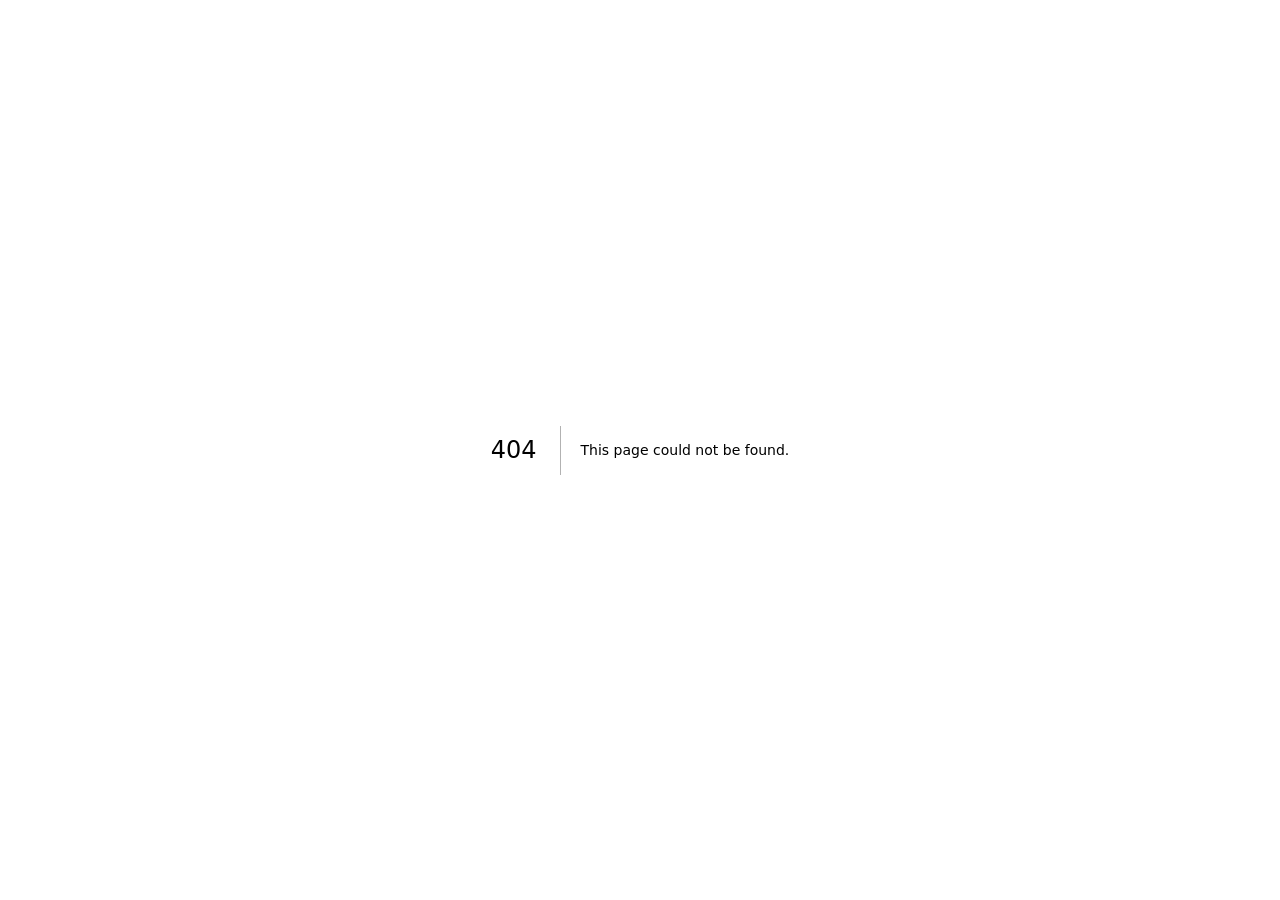
<file: 404/index.html>
<!DOCTYPE html><html lang="en"><head><meta charSet="utf-8"/><meta name="viewport" content="width=device-width, initial-scale=1"/><link rel="stylesheet" href="/_next/static/chunks/003pvw8na__b2.css" data-precedence="next"/><link rel="preload" as="script" fetchPriority="low" href="/_next/static/chunks/0m-8oss.b~62d.js"/><script src="/_next/static/chunks/0exk0m7adlla-.js" async=""></script><script src="/_next/static/chunks/0u6dcg~qqw.-2.js" async=""></script><script src="/_next/static/chunks/0lrx.ebxwjc.y.js" async=""></script><script src="/_next/static/chunks/turbopack-05tu4i0_ov_ng.js" async=""></script><script src="/_next/static/chunks/119tyr7zlegbt.js" async=""></script><script src="/_next/static/chunks/176op1ci1oflp.js" async=""></script><link rel="preload" href="https://static.cloudflareinsights.com/beacon.min.js" as="script"/><meta name="robots" content="noindex"/><meta name="next-size-adjust" content=""/><title>404: This page could not be found.</title><title>Shiqi Xu — Academic Homepage</title><meta name="description" content="Shiqi Xu is a Ph.D. student at CUHK and a systems researcher working on physical AI infrastructure, with a focus on vision-language-action model acceleration for embodied AI."/><meta property="og:title" content="Shiqi Xu — Academic Homepage"/><meta property="og:description" content="Systems research in physical AI infrastructure, VLA model acceleration, and embodied AI."/><meta property="og:type" content="website"/><meta name="twitter:card" content="summary"/><meta name="twitter:title" content="Shiqi Xu — Academic Homepage"/><meta name="twitter:description" content="Systems research in physical AI infrastructure, VLA model acceleration, and embodied AI."/><script src="/_next/static/chunks/03~yq9q893hmn.js" noModule=""></script></head><body class="inter_7a7ef1f4-module__jjo8ZG__variable newsreader_aaf3ca1b-module__BSITRW__variable"><div hidden=""><!--$--><!--/$--></div><div style="font-family:system-ui,&quot;Segoe UI&quot;,Roboto,Helvetica,Arial,sans-serif,&quot;Apple Color Emoji&quot;,&quot;Segoe UI Emoji&quot;;height:100vh;text-align:center;display:flex;flex-direction:column;align-items:center;justify-content:center"><div><style>body{color:#000;background:#fff;margin:0}.next-error-h1{border-right:1px solid rgba(0,0,0,.3)}@media (prefers-color-scheme:dark){body{color:#fff;background:#000}.next-error-h1{border-right:1px solid rgba(255,255,255,.3)}}</style><h1 class="next-error-h1" style="display:inline-block;margin:0 20px 0 0;padding:0 23px 0 0;font-size:24px;font-weight:500;vertical-align:top;line-height:49px">404</h1><div style="display:inline-block"><h2 style="font-size:14px;font-weight:400;line-height:49px;margin:0">This page could not be found.</h2></div></div></div><!--$--><!--/$--><script src="/_next/static/chunks/0m-8oss.b~62d.js" id="_R_" async=""></script><script>(self.__next_f=self.__next_f||[]).push([0])</script><script>self.__next_f.push([1,"1:\"$Sreact.fragment\"\n2:I[39011,[\"/_next/static/chunks/119tyr7zlegbt.js\",\"/_next/static/chunks/176op1ci1oflp.js\"],\"default\"]\n3:I[37771,[\"/_next/static/chunks/119tyr7zlegbt.js\",\"/_next/static/chunks/176op1ci1oflp.js\"],\"default\"]\n4:I[46993,[\"/_next/static/chunks/119tyr7zlegbt.js\",\"/_next/static/chunks/176op1ci1oflp.js\"],\"\"]\n5:I[6391,[\"/_next/static/chunks/119tyr7zlegbt.js\",\"/_next/static/chunks/176op1ci1oflp.js\"],\"OutletBoundary\"]\n6:\"$Sreact.suspense\"\n9:I[6391,[\"/_next/static/chunks/119tyr7zlegbt.js\",\"/_next/static/chunks/176op1ci1oflp.js\"],\"ViewportBoundary\"]\nb:I[6391,[\"/_next/static/chunks/119tyr7zlegbt.js\",\"/_next/static/chunks/176op1ci1oflp.js\"],\"MetadataBoundary\"]\nd:I[65857,[\"/_next/static/chunks/119tyr7zlegbt.js\",\"/_next/static/chunks/176op1ci1oflp.js\"],\"default\",1]\n:HL[\"/_next/static/chunks/003pvw8na__b2.css\",\"style\"]\n"])</script><script>self.__next_f.push([1,"0:{\"P\":null,\"c\":[\"\",\"_not-found\",\"\"],\"q\":\"\",\"i\":false,\"f\":[[[\"\",{\"children\":[\"/_not-found\",{\"children\":[\"__PAGE__\",{}]}]},\"$undefined\",\"$undefined\",16],[[\"$\",\"$1\",\"c\",{\"children\":[[[\"$\",\"link\",\"0\",{\"rel\":\"stylesheet\",\"href\":\"/_next/static/chunks/003pvw8na__b2.css\",\"precedence\":\"next\",\"crossOrigin\":\"$undefined\",\"nonce\":\"$undefined\"}],[\"$\",\"script\",\"script-0\",{\"src\":\"/_next/static/chunks/119tyr7zlegbt.js\",\"async\":true,\"nonce\":\"$undefined\"}],[\"$\",\"script\",\"script-1\",{\"src\":\"/_next/static/chunks/176op1ci1oflp.js\",\"async\":true,\"nonce\":\"$undefined\"}]],[\"$\",\"html\",null,{\"lang\":\"en\",\"children\":[\"$\",\"body\",null,{\"className\":\"inter_7a7ef1f4-module__jjo8ZG__variable newsreader_aaf3ca1b-module__BSITRW__variable\",\"children\":[[\"$\",\"$L2\",null,{\"parallelRouterKey\":\"children\",\"error\":\"$undefined\",\"errorStyles\":\"$undefined\",\"errorScripts\":\"$undefined\",\"template\":[\"$\",\"$L3\",null,{}],\"templateStyles\":\"$undefined\",\"templateScripts\":\"$undefined\",\"notFound\":[[[\"$\",\"title\",null,{\"children\":\"404: This page could not be found.\"}],[\"$\",\"div\",null,{\"style\":{\"fontFamily\":\"system-ui,\\\"Segoe UI\\\",Roboto,Helvetica,Arial,sans-serif,\\\"Apple Color Emoji\\\",\\\"Segoe UI Emoji\\\"\",\"height\":\"100vh\",\"textAlign\":\"center\",\"display\":\"flex\",\"flexDirection\":\"column\",\"alignItems\":\"center\",\"justifyContent\":\"center\"},\"children\":[\"$\",\"div\",null,{\"children\":[[\"$\",\"style\",null,{\"dangerouslySetInnerHTML\":{\"__html\":\"body{color:#000;background:#fff;margin:0}.next-error-h1{border-right:1px solid rgba(0,0,0,.3)}@media (prefers-color-scheme:dark){body{color:#fff;background:#000}.next-error-h1{border-right:1px solid rgba(255,255,255,.3)}}\"}}],[\"$\",\"h1\",null,{\"className\":\"next-error-h1\",\"style\":{\"display\":\"inline-block\",\"margin\":\"0 20px 0 0\",\"padding\":\"0 23px 0 0\",\"fontSize\":24,\"fontWeight\":500,\"verticalAlign\":\"top\",\"lineHeight\":\"49px\"},\"children\":404}],[\"$\",\"div\",null,{\"style\":{\"display\":\"inline-block\"},\"children\":[\"$\",\"h2\",null,{\"style\":{\"fontSize\":14,\"fontWeight\":400,\"lineHeight\":\"49px\",\"margin\":0},\"children\":\"This page could not be found.\"}]}]]}]}]],[]],\"forbidden\":\"$undefined\",\"unauthorized\":\"$undefined\"}],[\"$\",\"$L4\",null,{\"id\":\"cloudflare-web-analytics\",\"type\":\"module\",\"src\":\"https://static.cloudflareinsights.com/beacon.min.js\",\"data-cf-beacon\":\"{\\\"token\\\":\\\"cc21f5e84cb646fd9480a26832fd0f0e\\\"}\",\"strategy\":\"afterInteractive\"}]]}]}]]}],{\"children\":[[\"$\",\"$1\",\"c\",{\"children\":[null,[\"$\",\"$L2\",null,{\"parallelRouterKey\":\"children\",\"error\":\"$undefined\",\"errorStyles\":\"$undefined\",\"errorScripts\":\"$undefined\",\"template\":[\"$\",\"$L3\",null,{}],\"templateStyles\":\"$undefined\",\"templateScripts\":\"$undefined\",\"notFound\":\"$undefined\",\"forbidden\":\"$undefined\",\"unauthorized\":\"$undefined\"}]]}],{\"children\":[[\"$\",\"$1\",\"c\",{\"children\":[[[\"$\",\"title\",null,{\"children\":\"404: This page could not be found.\"}],[\"$\",\"div\",null,{\"style\":\"$0:f:0:1:0:props:children:1:props:children:props:children:0:props:notFound:0:1:props:style\",\"children\":[\"$\",\"div\",null,{\"children\":[[\"$\",\"style\",null,{\"dangerouslySetInnerHTML\":{\"__html\":\"body{color:#000;background:#fff;margin:0}.next-error-h1{border-right:1px solid rgba(0,0,0,.3)}@media (prefers-color-scheme:dark){body{color:#fff;background:#000}.next-error-h1{border-right:1px solid rgba(255,255,255,.3)}}\"}}],[\"$\",\"h1\",null,{\"className\":\"next-error-h1\",\"style\":\"$0:f:0:1:0:props:children:1:props:children:props:children:0:props:notFound:0:1:props:children:props:children:1:props:style\",\"children\":404}],[\"$\",\"div\",null,{\"style\":\"$0:f:0:1:0:props:children:1:props:children:props:children:0:props:notFound:0:1:props:children:props:children:2:props:style\",\"children\":[\"$\",\"h2\",null,{\"style\":\"$0:f:0:1:0:props:children:1:props:children:props:children:0:props:notFound:0:1:props:children:props:children:2:props:children:props:style\",\"children\":\"This page could not be found.\"}]}]]}]}]],null,[\"$\",\"$L5\",null,{\"children\":[\"$\",\"$6\",null,{\"name\":\"Next.MetadataOutlet\",\"children\":\"$@7\"}]}]]}],{},null,false,null]},null,false,\"$@8\"]},null,false,null],[\"$\",\"$1\",\"h\",{\"children\":[[\"$\",\"meta\",null,{\"name\":\"robots\",\"content\":\"noindex\"}],[\"$\",\"$L9\",null,{\"children\":\"$La\"}],[\"$\",\"div\",null,{\"hidden\":true,\"children\":[\"$\",\"$Lb\",null,{\"children\":[\"$\",\"$6\",null,{\"name\":\"Next.Metadata\",\"children\":\"$Lc\"}]}]}],[\"$\",\"meta\",null,{\"name\":\"next-size-adjust\",\"content\":\"\"}]]}],false]],\"m\":\"$undefined\",\"G\":[\"$d\",[[\"$\",\"link\",\"0\",{\"rel\":\"stylesheet\",\"href\":\"/_next/static/chunks/003pvw8na__b2.css\",\"precedence\":\"next\",\"crossOrigin\":\"$undefined\",\"nonce\":\"$undefined\"}]]],\"S\":true,\"h\":null,\"s\":\"$undefined\",\"l\":\"$undefined\",\"p\":\"$undefined\",\"d\":\"$undefined\",\"b\":\"-ipeXCi3TfXFa7laXcvBp\"}\n"])</script><script>self.__next_f.push([1,"e:[]\n8:\"$We\"\n"])</script><script>self.__next_f.push([1,"a:[[\"$\",\"meta\",\"0\",{\"charSet\":\"utf-8\"}],[\"$\",\"meta\",\"1\",{\"name\":\"viewport\",\"content\":\"width=device-width, initial-scale=1\"}]]\n"])</script><script>self.__next_f.push([1,"7:null\nc:[[\"$\",\"title\",\"0\",{\"children\":\"Shiqi Xu — Academic Homepage\"}],[\"$\",\"meta\",\"1\",{\"name\":\"description\",\"content\":\"Shiqi Xu is a Ph.D. student at CUHK and a systems researcher working on physical AI infrastructure, with a focus on vision-language-action model acceleration for embodied AI.\"}],[\"$\",\"meta\",\"2\",{\"property\":\"og:title\",\"content\":\"Shiqi Xu — Academic Homepage\"}],[\"$\",\"meta\",\"3\",{\"property\":\"og:description\",\"content\":\"Systems research in physical AI infrastructure, VLA model acceleration, and embodied AI.\"}],[\"$\",\"meta\",\"4\",{\"property\":\"og:type\",\"content\":\"website\"}],[\"$\",\"meta\",\"5\",{\"name\":\"twitter:card\",\"content\":\"summary\"}],[\"$\",\"meta\",\"6\",{\"name\":\"twitter:title\",\"content\":\"Shiqi Xu — Academic Homepage\"}],[\"$\",\"meta\",\"7\",{\"name\":\"twitter:description\",\"content\":\"Systems research in physical AI infrastructure, VLA model acceleration, and embodied AI.\"}]]\n"])</script></body></html>
</file>
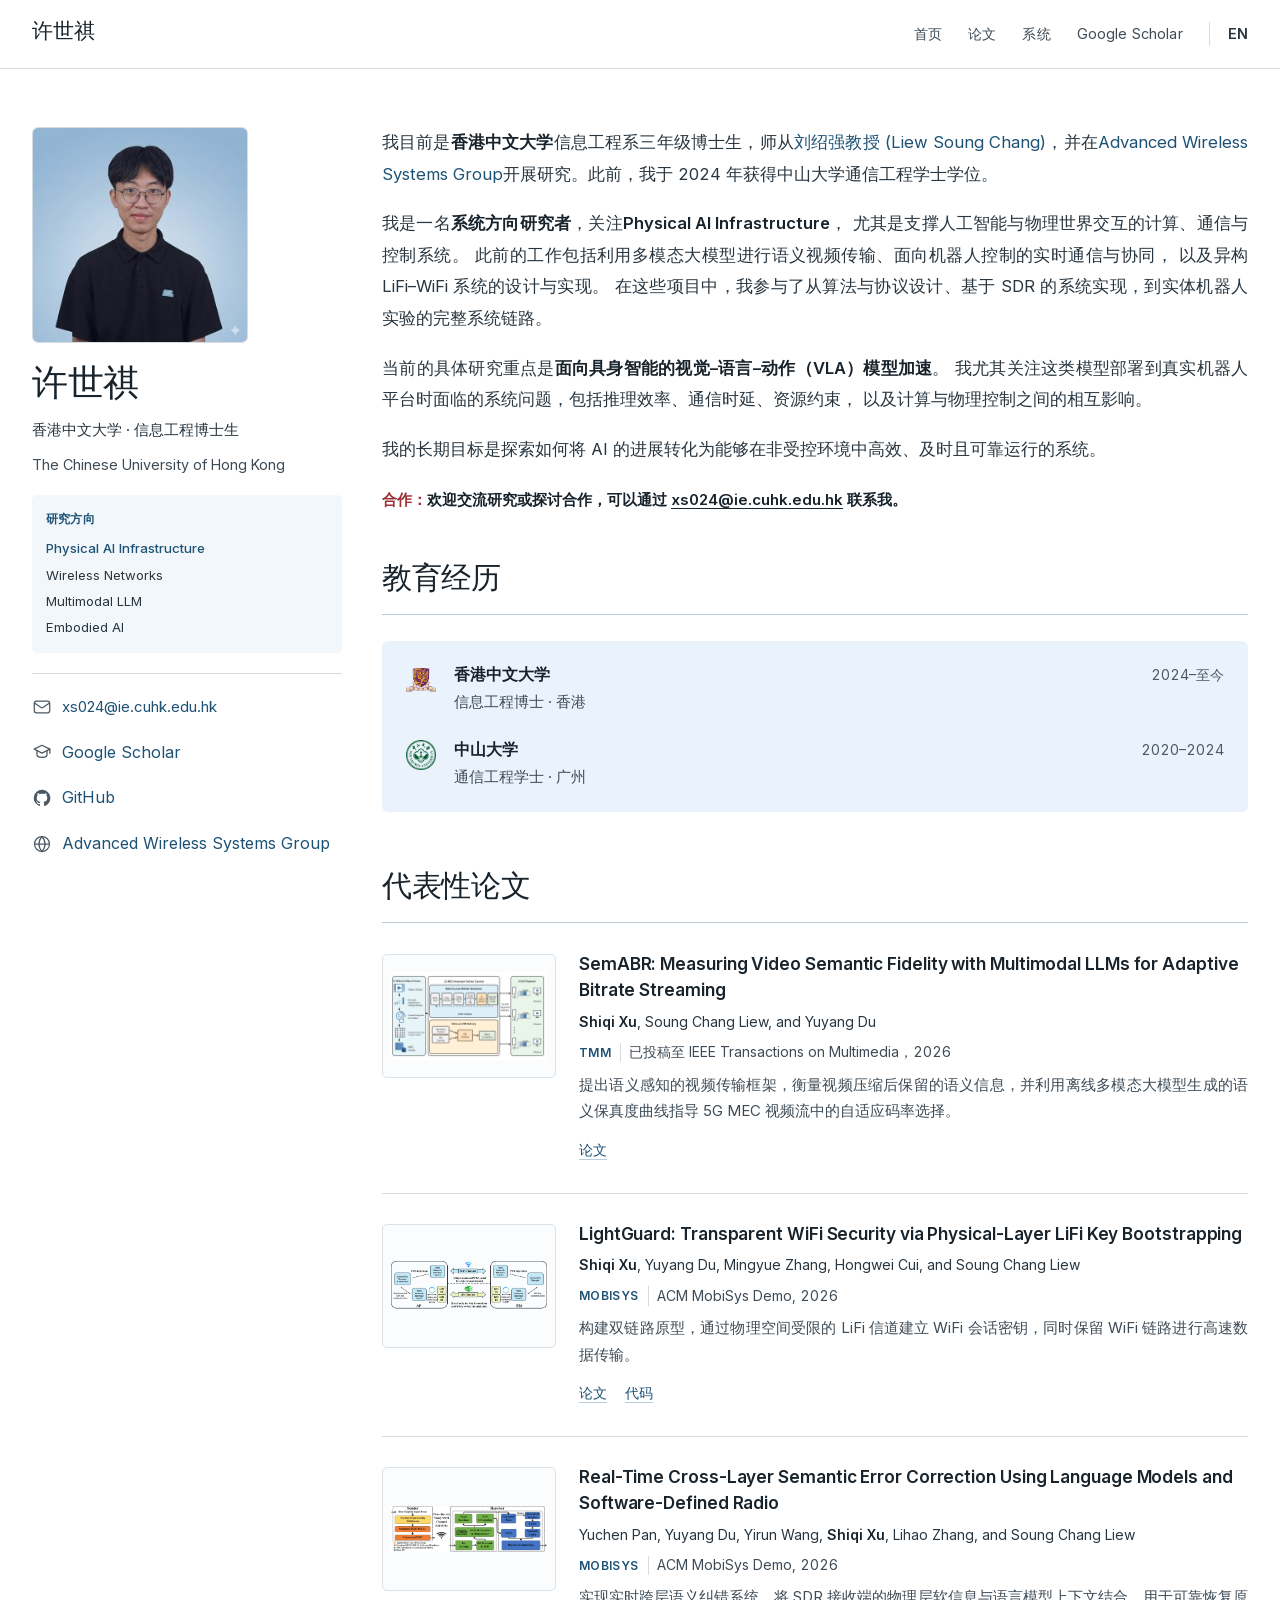
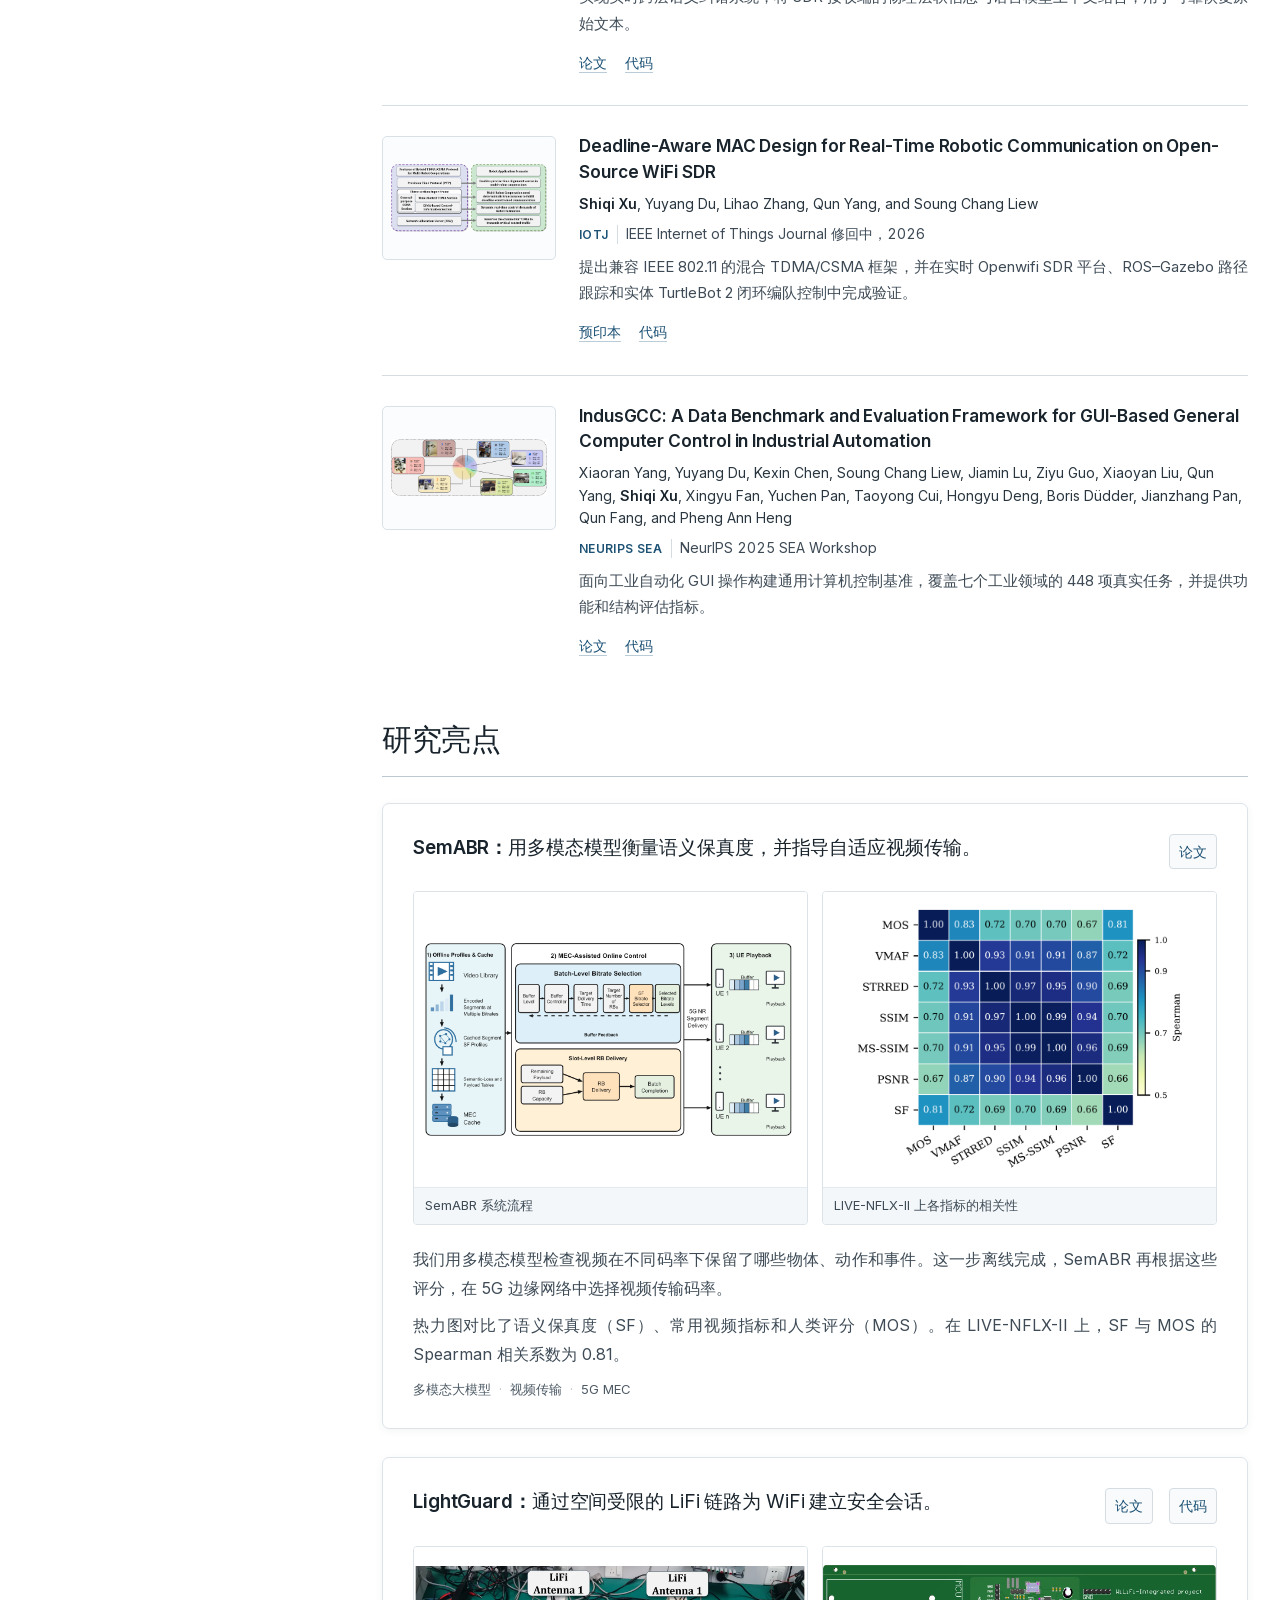
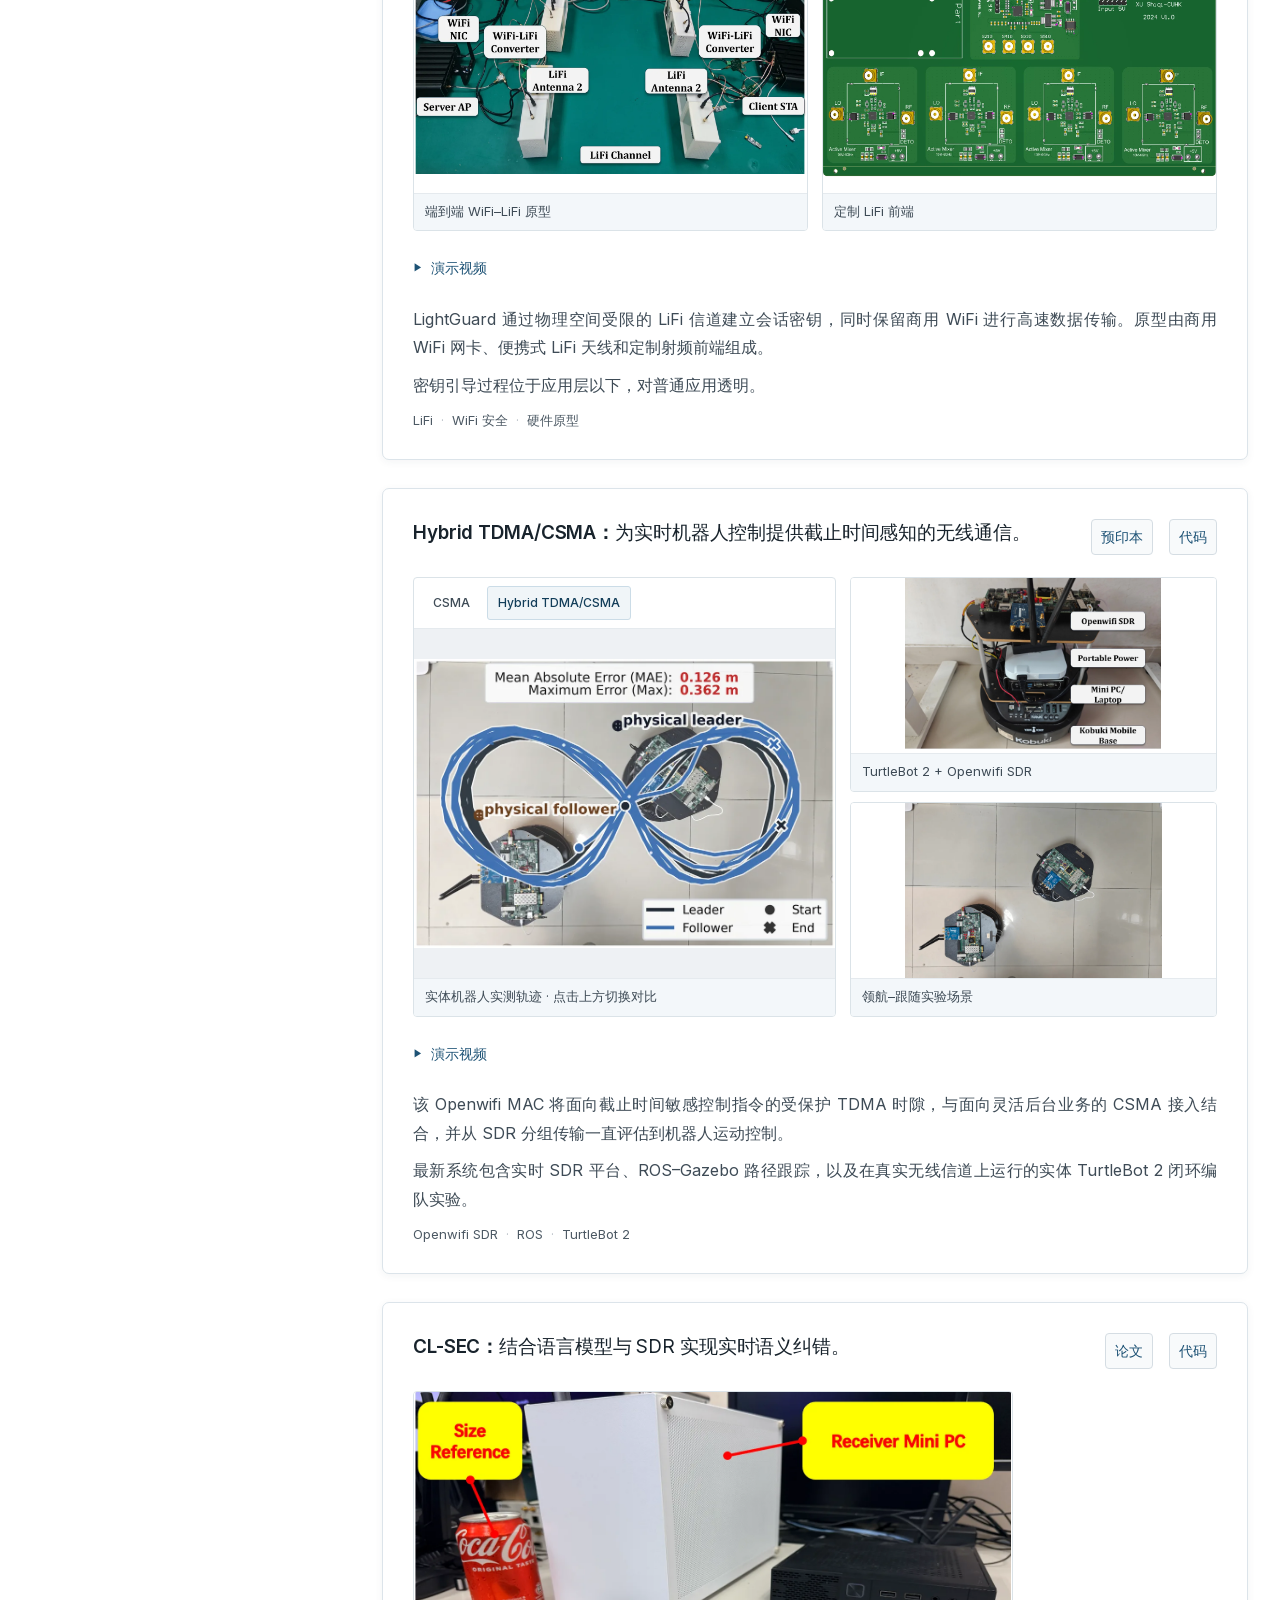
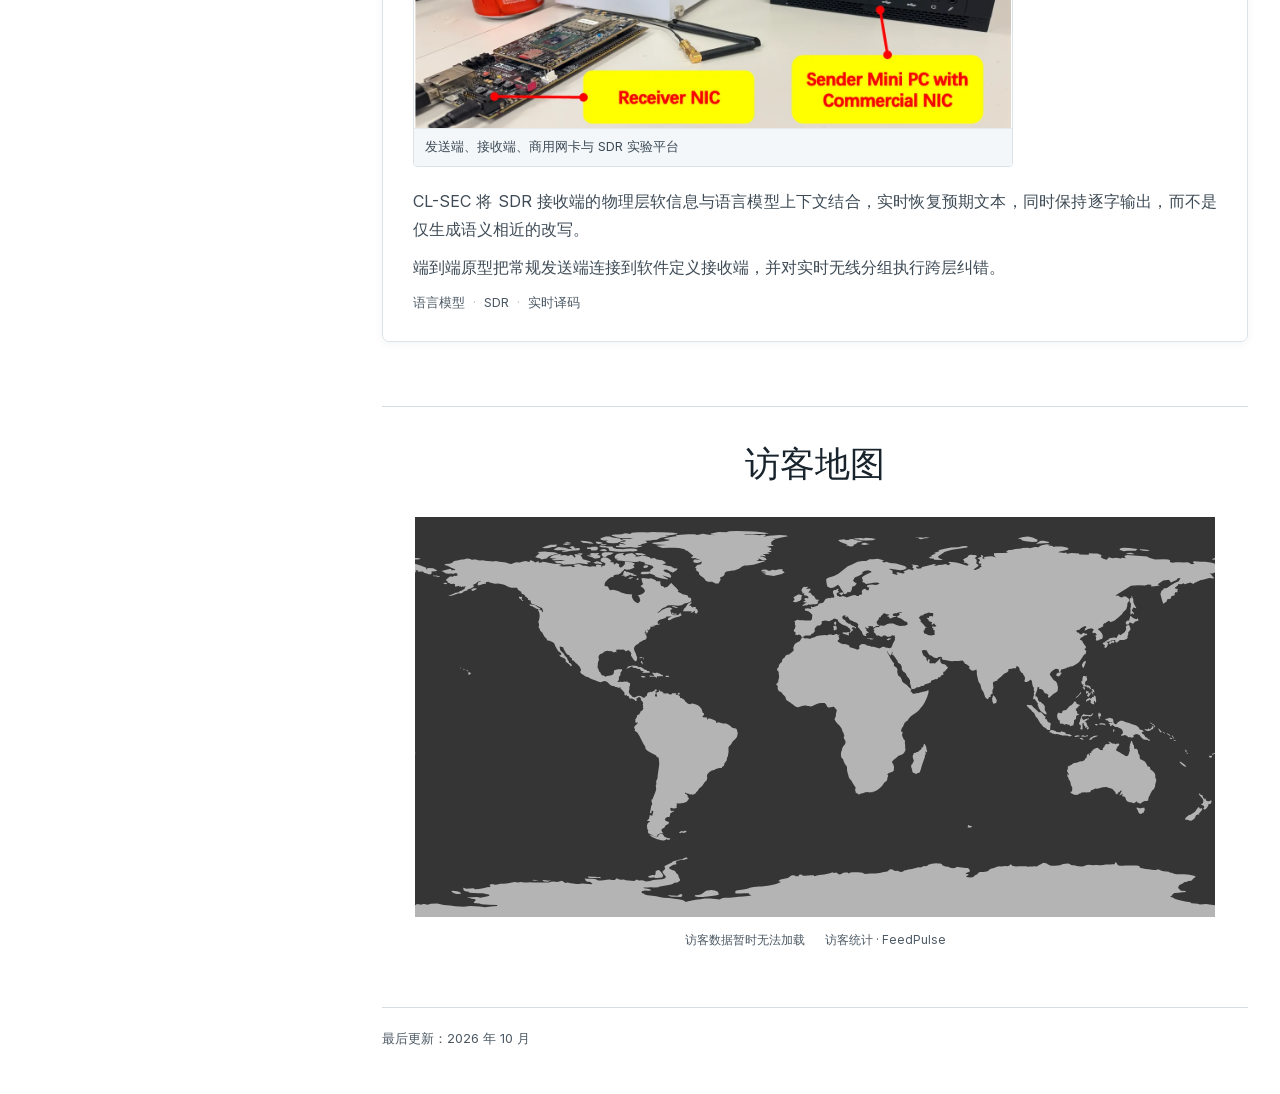
<file: zh/index.html>
<!DOCTYPE html><html lang="en"><head><meta charSet="utf-8"/><meta name="viewport" content="width=device-width, initial-scale=1"/><link rel="preload" href="/_next/static/media/5f402bd2d8eef81a.p.16whm0euli40m.woff2" as="font" crossorigin="" type="font/woff2"/><link rel="preload" href="/_next/static/media/83afe278b6a6bb3c-s.p.0q-301v4kxxnr.woff2" as="font" crossorigin="" type="font/woff2"/><link rel="preload" href="/research/shiqi-scholar.jpg" as="image"/><link rel="preload" href="/research/cuhk-logo.png" as="image"/><link rel="preload" href="/research/sysu-logo.png" as="image"/><link rel="stylesheet" href="/_next/static/chunks/003pvw8na__b2.css" data-precedence="next"/><link rel="preload" as="script" fetchPriority="low" href="/_next/static/chunks/0m-8oss.b~62d.js"/><script src="/_next/static/chunks/0exk0m7adlla-.js" async=""></script><script src="/_next/static/chunks/0u6dcg~qqw.-2.js" async=""></script><script src="/_next/static/chunks/0lrx.ebxwjc.y.js" async=""></script><script src="/_next/static/chunks/turbopack-05tu4i0_ov_ng.js" async=""></script><script src="/_next/static/chunks/119tyr7zlegbt.js" async=""></script><script src="/_next/static/chunks/176op1ci1oflp.js" async=""></script><script src="/_next/static/chunks/0u03ox7si-gjn.js" async=""></script><link rel="preload" href="https://static.cloudflareinsights.com/beacon.min.js" as="script"/><meta name="next-size-adjust" content=""/><title>许世祺｜个人学术主页</title><meta name="description" content="许世祺，香港中文大学信息工程博士生、系统方向研究者，关注 Physical AI Infrastructure，当前研究重点是面向具身智能的视觉–语言–动作（VLA）模型加速。"/><meta property="og:title" content="Shiqi Xu — Academic Homepage"/><meta property="og:description" content="Systems research in physical AI infrastructure, VLA model acceleration, and embodied AI."/><meta property="og:type" content="website"/><meta name="twitter:card" content="summary"/><meta name="twitter:title" content="Shiqi Xu — Academic Homepage"/><meta name="twitter:description" content="Systems research in physical AI infrastructure, VLA model acceleration, and embodied AI."/><script src="/_next/static/chunks/03~yq9q893hmn.js" noModule=""></script></head><body class="inter_7a7ef1f4-module__jjo8ZG__variable newsreader_aaf3ca1b-module__BSITRW__variable"><div hidden=""><!--$--><!--/$--></div><main class="zh-page" id="home" lang="zh-CN"><a class="skip-link" href="#main-content">跳至正文</a><header class="navbar"><div class="nav-container"><a class="navbar-name" href="#home">许世祺</a><nav aria-label="主导航"><a class="nav-home" href="#home">首页</a><a href="#publications">论文</a><a href="#systems">系统</a><a class="nav-scholar" href="https://scholar.google.com/citations?user=-PdrGCIAAAAJ&amp;hl=en" target="_blank" rel="noreferrer">Google Scholar</a><a class="language-switch" lang="en" href="/">EN</a></nav></div></header><div class="layout"><aside class="sidebar" aria-labelledby="profile-name"><img class="portrait" src="/research/shiqi-scholar.jpg" alt="许世祺" width="256" height="256"/><h1 id="profile-name">许世祺</h1><p class="role">香港中文大学 · 信息工程博士生</p><p class="affiliation"><a href="https://www.ie.cuhk.edu.hk/" target="_blank" rel="noreferrer">The Chinese University of Hong Kong</a></p><div class="sidebar-interests" aria-label="研究方向"><span class="sidebar-interests-label">研究方向</span><div class="sidebar-interests-list"><span class="interest-focus">Physical AI Infrastructure</span><span>Wireless Networks</span><span>Multimodal LLM</span><span>Embodied AI</span></div></div><ul class="side-links" aria-label="联系方式与个人链接"><li><a href="mailto:xs024@ie.cuhk.edu.hk"><svg viewBox="0 0 24 24" fill="none" stroke="currentColor" stroke-width="1.5" stroke-linecap="round" stroke-linejoin="round" aria-hidden="true" focusable="false"><rect x="2.75" y="5" width="18.5" height="14" rx="2.75"></rect><path d="M3.4 7.4l7.5 5.2c.67.47 1.53.47 2.2 0l7.5-5.2"></path></svg><code>xs024@ie.cuhk.edu.hk</code></a></li><li><a href="https://scholar.google.com/citations?user=-PdrGCIAAAAJ&amp;hl=en" target="_blank" rel="noreferrer"><svg viewBox="0 0 24 24" fill="none" stroke="currentColor" stroke-width="1.5" stroke-linecap="round" stroke-linejoin="round" aria-hidden="true" focusable="false"><path d="M12 3.9L2.6 8.6 12 13.3l9.4-4.7z"></path><path d="M6 11.2v4.1c0 1.7 2.7 3.1 6 3.1s6-1.4 6-3.1v-4.1"></path><path d="M21.4 8.6v4.9"></path></svg>Google Scholar</a></li><li><a href="https://github.com/Dorian47" target="_blank" rel="noreferrer"><svg viewBox="0 0 24 24" fill="currentColor" aria-hidden="true" focusable="false"><path d="M12 2.2a9.9 9.9 0 00-3.13 19.3c.5.09.68-.21.68-.47v-1.83c-2.76.6-3.34-1.17-3.34-1.17-.45-1.15-1.1-1.46-1.1-1.46-.9-.61.07-.6.07-.6 1 .07 1.52 1.02 1.52 1.02.88 1.5 2.3 1.07 2.86.82.09-.64.35-1.07.63-1.32-2.2-.25-4.52-1.1-4.52-4.9 0-1.08.39-1.97 1.02-2.66-.1-.25-.44-1.26.1-2.62 0 0 .83-.27 2.72 1.02a9.4 9.4 0 014.95 0c1.89-1.29 2.72-1.02 2.72-1.02.54 1.36.2 2.37.1 2.62.63.69 1.02 1.58 1.02 2.66 0 3.81-2.32 4.65-4.53 4.89.36.31.68.92.68 1.85v2.74c0 .26.18.57.69.47A9.9 9.9 0 0012 2.2z"></path></svg>GitHub</a></li><li><a href="https://wireless.ie.cuhk.edu.hk/" target="_blank" rel="noreferrer"><svg viewBox="0 0 24 24" fill="none" stroke="currentColor" stroke-width="1.5" stroke-linecap="round" stroke-linejoin="round" aria-hidden="true" focusable="false"><circle cx="12" cy="12" r="9"></circle><path d="M3.2 12h17.6"></path><path d="M12 3.1c2.3 2.4 3.6 5.6 3.6 8.9S14.3 18.5 12 20.9c-2.3-2.4-3.6-5.6-3.6-8.9S9.7 5.5 12 3.1z"></path></svg>Advanced Wireless Systems Group</a></li></ul></aside><div class="content" id="main-content" tabindex="-1"><section class="bio" aria-label="自我介绍"><p>我目前是<strong>香港中文大学</strong>信息工程系三年级博士生，师从<a href="https://www.ie.cuhk.edu.hk/faculty/liew-soung-chang/" target="_blank" rel="noreferrer">刘绍强教授 (Liew Soung Chang)</a>，并在<a href="https://wireless.ie.cuhk.edu.hk/" target="_blank" rel="noreferrer">Advanced Wireless Systems Group</a>开展研究。此前，我于 2024 年获得中山大学通信工程学士学位。</p><p>我是一名<strong>系统方向研究者</strong>，关注<strong>Physical AI Infrastructure</strong>， 尤其是支撑人工智能与物理世界交互的计算、通信与控制系统。 此前的工作包括利用多模态大模型进行语义视频传输、面向机器人控制的实时通信与协同， 以及异构 LiFi–WiFi 系统的设计与实现。 在这些项目中，我参与了从算法与协议设计、基于 SDR 的系统实现，到实体机器人实验的完整系统链路。</p><p>当前的具体研究重点是<strong>面向具身智能的视觉–语言–动作（VLA）模型加速</strong>。 我尤其关注这类模型部署到真实机器人平台时面临的系统问题，包括推理效率、通信时延、资源约束， 以及计算与物理控制之间的相互影响。</p><p>我的长期目标是探索如何将 AI 的进展转化为能够在非受控环境中高效、及时且可靠运行的系统。</p><aside class="collaboration-note" aria-label="研究合作"><span class="collaboration-label">合作：</span><strong>欢迎交流研究或探讨合作，可以通过<!-- --> <a href="mailto:xs024@ie.cuhk.edu.hk">xs024@ie.cuhk.edu.hk</a> 联系我。</strong></aside></section><section class="section" id="education"><div class="section-head"><h2>教育经历</h2></div><div class="education-list"><div class="education-item"><img src="/research/cuhk-logo.png" alt="香港中文大学校徽" width="40" height="40"/><div><div class="education-head"><h3>香港中文大学</h3><em>2024–至今</em></div><p class="education-meta">信息工程博士 · 香港</p></div></div><div class="education-item"><img src="/research/sysu-logo.png" alt="中山大学校徽" width="40" height="40"/><div><div class="education-head"><h3>中山大学</h3><em>2020–2024</em></div><p class="education-meta">通信工程学士 · 广州</p></div></div></div></section><section class="section" id="publications"><div class="section-head"><h2>代表性论文</h2></div><div class="publication-list"><article class="publication-item"><div class="publication-cover"><img src="/research/semabr-workflow.png" alt="SemABR 离线语义分析与在线资源分配框架" width="720" height="480" loading="lazy"/></div><div class="publication-copy"><h3><a href="https://arxiv.org/abs/2609.18075" target="_blank" rel="noreferrer">SemABR: Measuring Video Semantic Fidelity with Multimodal LLMs for Adaptive Bitrate Streaming</a></h3><p class="authors"><strong>Shiqi Xu</strong>, Soung Chang Liew, and Yuyang Du</p><p class="venue"><span class="venue-badge">TMM</span>已投稿至 IEEE Transactions on Multimedia，2026</p><p class="abstract">提出语义感知的视频传输框架，衡量视频压缩后保留的语义信息，并利用离线多模态大模型生成的语义保真度曲线指导 5G MEC 视频流中的自适应码率选择。</p><div class="publication-links"><a href="https://arxiv.org/abs/2609.18075" target="_blank" rel="noreferrer">论文</a></div></div></article><article class="publication-item"><div class="publication-cover"><img src="/research/lightguard-architecture.png" alt="LightGuard 的 WiFi 数据链路与 LiFi 密钥建立链路" width="720" height="480" loading="lazy"/></div><div class="publication-copy"><h3><a href="https://arxiv.org/abs/2604.01092" target="_blank" rel="noreferrer">LightGuard: Transparent WiFi Security via Physical-Layer LiFi Key Bootstrapping</a></h3><p class="authors"><strong>Shiqi Xu</strong>, Yuyang Du, Mingyue Zhang, Hongwei Cui, and Soung Chang Liew</p><p class="venue"><span class="venue-badge">MOBISYS</span>ACM MobiSys Demo, 2026</p><p class="abstract">构建双链路原型，通过物理空间受限的 LiFi 信道建立 WiFi 会话密钥，同时保留 WiFi 链路进行高速数据传输。</p><div class="publication-links"><a href="https://arxiv.org/abs/2604.01092" target="_blank" rel="noreferrer">论文</a><a href="https://github.com/Dorian47/Lightguard" target="_blank" rel="noreferrer">代码</a></div></div></article><article class="publication-item"><div class="publication-cover"><img src="/research/clsec-architecture.png" alt="CL-SEC 实时跨层语义纠错系统架构" width="720" height="480" loading="lazy"/></div><div class="publication-copy"><h3><a href="https://arxiv.org/abs/2604.08419" target="_blank" rel="noreferrer">Real-Time Cross-Layer Semantic Error Correction Using Language Models and Software-Defined Radio</a></h3><p class="authors">Yuchen Pan, Yuyang Du, Yirun Wang, <strong>Shiqi Xu</strong>, Lihao Zhang, and Soung Chang Liew</p><p class="venue"><span class="venue-badge">MOBISYS</span>ACM MobiSys Demo, 2026</p><p class="abstract">实现实时跨层语义纠错系统，将 SDR 接收端的物理层软信息与语言模型上下文结合，用于可靠恢复原始文本。</p><div class="publication-links"><a href="https://arxiv.org/abs/2604.08419" target="_blank" rel="noreferrer">论文</a><a href="https://github.com/Yirun719/CL-SEC" target="_blank" rel="noreferrer">代码</a></div></div></article><article class="publication-item"><div class="publication-cover"><img src="/research/hybrid-protocol.png" alt="面向实时机器人通信的混合 TDMA/CSMA 协议" width="720" height="480" loading="lazy"/></div><div class="publication-copy"><h3><a href="https://arxiv.org/abs/2509.06119" target="_blank" rel="noreferrer">Deadline-Aware MAC Design for Real-Time Robotic Communication on Open-Source WiFi SDR</a></h3><p class="authors"><strong>Shiqi Xu</strong>, Yuyang Du, Lihao Zhang, Qun Yang, and Soung Chang Liew</p><p class="venue"><span class="venue-badge">IOTJ</span>IEEE Internet of Things Journal 修回中，2026</p><p class="abstract">提出兼容 IEEE 802.11 的混合 TDMA/CSMA 框架，并在实时 Openwifi SDR 平台、ROS–Gazebo 路径跟踪和实体 TurtleBot 2 闭环编队控制中完成验证。</p><div class="publication-links"><a href="https://arxiv.org/abs/2509.06119" target="_blank" rel="noreferrer">预印本</a><a href="https://github.com/Dorian47/hybrid-mac-ros" target="_blank" rel="noreferrer">代码</a></div></div></article><article class="publication-item"><div class="publication-cover"><img src="/research/indusgcc-overview.png" alt="IndusGCC 七个工业领域的数据与任务概览" width="720" height="480" loading="lazy"/></div><div class="publication-copy"><h3><a href="https://arxiv.org/abs/2509.01199" target="_blank" rel="noreferrer">IndusGCC: A Data Benchmark and Evaluation Framework for GUI-Based General Computer Control in Industrial Automation</a></h3><p class="authors">Xiaoran Yang, Yuyang Du, Kexin Chen, Soung Chang Liew, Jiamin Lu, Ziyu Guo, Xiaoyan Liu, Qun Yang, <strong>Shiqi Xu</strong>, Xingyu Fan, Yuchen Pan, Taoyong Cui, Hongyu Deng, Boris Düdder, Jianzhang Pan, Qun Fang, and Pheng Ann Heng</p><p class="venue"><span class="venue-badge">NEURIPS SEA</span>NeurIPS 2025 SEA Workshop</p><p class="abstract">面向工业自动化 GUI 操作构建通用计算机控制基准，覆盖七个工业领域的 448 项真实任务，并提供功能和结构评估指标。</p><div class="publication-links"><a href="https://arxiv.org/abs/2509.01199" target="_blank" rel="noreferrer">论文</a><a href="https://github.com/Golden-Arc/IndustrialLLM" target="_blank" rel="noreferrer">代码</a></div></div></article></div></section><section class="section" id="systems"><div class="section-head"><h2>研究亮点</h2></div><div class="system-list"><article class="system-item"><div class="system-title-row"><div><h3><span class="system-name">SemABR：</span>用多模态模型衡量语义保真度，并指导自适应视频传输。</h3></div><div class="system-links"><a href="https://arxiv.org/abs/2609.18075" target="_blank" rel="noreferrer">论文</a></div></div><div class="system-layout"><div class="system-visuals semabr-visuals"><figure class="media-figure"><a href="/research/semabr-workflow.png" target="_blank" rel="noreferrer" aria-label="查看 SemABR 系统流程原图"><img src="/research/semabr-workflow.png" alt="SemABR 系统流程：离线语义分析与缓存、MEC 辅助码率选择和资源块传输、客户端播放" width="1280" height="720" loading="lazy"/></a><figcaption>SemABR 系统流程</figcaption></figure><figure class="media-figure"><a href="/research/semabr-correlation-matrix.png" target="_blank" rel="noreferrer" aria-label="查看语义保真度相关性矩阵原图"><img src="/research/semabr-correlation-matrix.png" alt="LIVE-NFLX-II 上语义保真度、五种传统视频指标与人类整体评分的 Spearman 相关性热力图" width="1800" height="1459" loading="lazy"/></a><figcaption>LIVE-NFLX-II 上各指标的相关性</figcaption></figure></div><div class="system-copy"><p>我们用多模态模型检查视频在不同码率下保留了哪些物体、动作和事件。这一步离线完成，SemABR 再根据这些评分，在 5G 边缘网络中选择视频传输码率。</p><p>热力图对比了语义保真度（SF）、常用视频指标和人类评分（MOS）。在 LIVE-NFLX-II 上，SF 与 MOS 的 Spearman 相关系数为 0.81。</p><div class="system-tags" aria-label="SemABR 技术关键词"><span>多模态大模型</span><span>视频传输</span><span>5G MEC</span></div></div></div></article><article class="system-item"><div class="system-title-row"><div><h3><span class="system-name">LightGuard：</span>通过空间受限的 LiFi 链路为 WiFi 建立安全会话。</h3></div><div class="system-links"><a href="https://arxiv.org/abs/2604.01092" target="_blank" rel="noreferrer">论文</a><a href="https://github.com/Dorian47/Lightguard" target="_blank" rel="noreferrer">代码</a></div></div><div class="system-layout"><div class="system-visuals photos-only"><div class="system-gallery"><figure class="media-figure"><img src="/research/lightguard-prototype.webp" alt="LightGuard WiFi 与 LiFi 实验原型" width="1920" height="1080" loading="lazy"/><figcaption>端到端 WiFi–LiFi 原型</figcaption></figure><figure class="media-figure"><img src="/research/lightguard-lifi-pcb.webp" alt="LightGuard 定制 LiFi 射频前端" width="1920" height="1080" loading="lazy"/><figcaption>定制 LiFi 前端</figcaption></figure></div></div><details class="local-demo"><summary aria-label="展开或收起视频：LightGuard 演示">演示视频</summary></details><div class="system-copy"><p>LightGuard 通过物理空间受限的 LiFi 信道建立会话密钥，同时保留商用 WiFi 进行高速数据传输。原型由商用 WiFi 网卡、便携式 LiFi 天线和定制射频前端组成。</p><p>密钥引导过程位于应用层以下，对普通应用透明。</p><div class="system-tags" aria-label="LightGuard 技术关键词"><span>LiFi</span><span>WiFi 安全</span><span>硬件原型</span></div></div></div></article><article class="system-item"><div class="system-title-row"><div><h3><span class="system-name">Hybrid TDMA/CSMA：</span>为实时机器人控制提供截止时间感知的无线通信。</h3></div><div class="system-links"><a href="https://arxiv.org/abs/2509.06119" target="_blank" rel="noreferrer">预印本</a><a href="https://github.com/Dorian47/hybrid-mac-ros" target="_blank" rel="noreferrer">代码</a></div></div><div class="system-layout"><div class="system-visuals photos-only"><div class="hybrid-secondary-media"><figure class="media-figure trajectory-figure"><div class="trajectory-controls" role="group" aria-label="选择轨迹对比方式"><button type="button" aria-pressed="false">CSMA</button><button type="button" aria-pressed="true">Hybrid TDMA/CSMA</button></div><div class="trajectory-compare" aria-live="polite"><img src="/research/hybrid-turtlebot-hybrid.webp" alt="Hybrid TDMA/CSMA 下的实体机器人实测轨迹" width="1918" height="1278" loading="lazy"/></div><figcaption>实体机器人实测轨迹 · 点击上方切换对比</figcaption></figure><div class="hybrid-photo-stack"><figure class="media-figure"><img src="/research/hybrid-turtlebot-hardware.webp" alt="搭载 Openwifi SDR 的 TurtleBot 2" width="1920" height="1080" loading="lazy"/><figcaption>TurtleBot 2 + Openwifi SDR</figcaption></figure><figure class="media-figure"><img src="/research/hybrid-turtlebot-scene.webp" alt="双 TurtleBot 领航跟随实验" width="1920" height="1080" loading="lazy"/><figcaption>领航–跟随实验场景</figcaption></figure></div></div></div><details class="local-demo"><summary aria-label="展开或收起视频：实体机器人编队控制对比">演示视频</summary></details><div class="system-copy"><p>该 Openwifi MAC 将面向截止时间敏感控制指令的受保护 TDMA 时隙，与面向灵活后台业务的 CSMA 接入结合，并从 SDR 分组传输一直评估到机器人运动控制。</p><p>最新系统包含实时 SDR 平台、ROS–Gazebo 路径跟踪，以及在真实无线信道上运行的实体 TurtleBot 2 闭环编队实验。</p><div class="system-tags" aria-label="Hybrid TDMA CSMA 技术关键词"><span>Openwifi SDR</span><span>ROS</span><span>TurtleBot 2</span></div></div></div></article><article class="system-item"><div class="system-title-row"><div><h3><span class="system-name">CL-SEC：</span>结合语言模型与 SDR 实现实时语义纠错。</h3></div><div class="system-links"><a href="https://arxiv.org/abs/2604.08419" target="_blank" rel="noreferrer">论文</a><a href="https://github.com/Yirun719/CL-SEC" target="_blank" rel="noreferrer">代码</a></div></div><div class="system-layout"><div class="system-visuals photos-only"><figure class="media-figure system-photo-wide"><img src="/research/clsec-testbed.webp" alt="CL-SEC 发送端、接收端和 SDR 实验平台" width="1920" height="1080" loading="lazy"/><figcaption>发送端、接收端、商用网卡与 SDR 实验平台</figcaption></figure></div><div class="system-copy"><p>CL-SEC 将 SDR 接收端的物理层软信息与语言模型上下文结合，实时恢复预期文本，同时保持逐字输出，而不是仅生成语义相近的改写。</p><p>端到端原型把常规发送端连接到软件定义接收端，并对实时无线分组执行跨层纠错。</p><div class="system-tags" aria-label="CL SEC 技术关键词"><span>语言模型</span><span>SDR</span><span>实时译码</span></div></div></div></article></div></section><section class="visitor-map" id="visitors" aria-labelledby="visitor-map-heading"><h2 id="visitor-map-heading">访客地图</h2><div class="visitor-map-frame"><svg viewBox="0 0 1000 500" role="img" aria-labelledby="visitor-map-description"><title id="visitor-map-description">世界地图与访客的大致地理分布</title><image href="/research/visitor-world.svg" width="1000" height="500"></image></svg></div><div class="visitor-map-caption"><span role="status">正在载入访客位置…</span><a href="https://feed-pulse.com/site/dorian47.github.io/traffic" target="_blank" rel="noopener noreferrer">访客统计<!-- --> · FeedPulse</a></div></section><footer><span>最后更新：2026 年 10 月</span></footer></div></div></main><!--$--><!--/$--><script src="/_next/static/chunks/0m-8oss.b~62d.js" id="_R_" async=""></script><script>(self.__next_f=self.__next_f||[]).push([0])</script><script>self.__next_f.push([1,"1:\"$Sreact.fragment\"\n2:I[39011,[\"/_next/static/chunks/119tyr7zlegbt.js\",\"/_next/static/chunks/176op1ci1oflp.js\"],\"default\"]\n3:I[37771,[\"/_next/static/chunks/119tyr7zlegbt.js\",\"/_next/static/chunks/176op1ci1oflp.js\"],\"default\"]\n4:I[46993,[\"/_next/static/chunks/119tyr7zlegbt.js\",\"/_next/static/chunks/176op1ci1oflp.js\"],\"\"]\n5:I[64911,[\"/_next/static/chunks/119tyr7zlegbt.js\",\"/_next/static/chunks/176op1ci1oflp.js\",\"/_next/static/chunks/0u03ox7si-gjn.js\"],\"\"]\n11:I[65857,[\"/_next/static/chunks/119tyr7zlegbt.js\",\"/_next/static/chunks/176op1ci1oflp.js\"],\"default\",1]\n:HL[\"/_next/static/chunks/003pvw8na__b2.css\",\"style\"]\n:HL[\"/_next/static/media/5f402bd2d8eef81a.p.16whm0euli40m.woff2\",\"font\",{\"crossOrigin\":\"\",\"type\":\"font/woff2\"}]\n:HL[\"/_next/static/media/83afe278b6a6bb3c-s.p.0q-301v4kxxnr.woff2\",\"font\",{\"crossOrigin\":\"\",\"type\":\"font/woff2\"}]\n:HL[\"/research/shiqi-scholar.jpg\",\"image\"]\n"])</script><script>self.__next_f.push([1,"0:{\"P\":null,\"c\":[\"\",\"zh\",\"\"],\"q\":\"\",\"i\":false,\"f\":[[[\"\",{\"children\":[\"zh\",{\"children\":[\"__PAGE__\",{}]}]},\"$undefined\",\"$undefined\",16],[[\"$\",\"$1\",\"c\",{\"children\":[[[\"$\",\"link\",\"0\",{\"rel\":\"stylesheet\",\"href\":\"/_next/static/chunks/003pvw8na__b2.css\",\"precedence\":\"next\",\"crossOrigin\":\"$undefined\",\"nonce\":\"$undefined\"}],[\"$\",\"script\",\"script-0\",{\"src\":\"/_next/static/chunks/119tyr7zlegbt.js\",\"async\":true,\"nonce\":\"$undefined\"}],[\"$\",\"script\",\"script-1\",{\"src\":\"/_next/static/chunks/176op1ci1oflp.js\",\"async\":true,\"nonce\":\"$undefined\"}]],[\"$\",\"html\",null,{\"lang\":\"en\",\"children\":[\"$\",\"body\",null,{\"className\":\"inter_7a7ef1f4-module__jjo8ZG__variable newsreader_aaf3ca1b-module__BSITRW__variable\",\"children\":[[\"$\",\"$L2\",null,{\"parallelRouterKey\":\"children\",\"error\":\"$undefined\",\"errorStyles\":\"$undefined\",\"errorScripts\":\"$undefined\",\"template\":[\"$\",\"$L3\",null,{}],\"templateStyles\":\"$undefined\",\"templateScripts\":\"$undefined\",\"notFound\":[[[\"$\",\"title\",null,{\"children\":\"404: This page could not be found.\"}],[\"$\",\"div\",null,{\"style\":{\"fontFamily\":\"system-ui,\\\"Segoe UI\\\",Roboto,Helvetica,Arial,sans-serif,\\\"Apple Color Emoji\\\",\\\"Segoe UI Emoji\\\"\",\"height\":\"100vh\",\"textAlign\":\"center\",\"display\":\"flex\",\"flexDirection\":\"column\",\"alignItems\":\"center\",\"justifyContent\":\"center\"},\"children\":[\"$\",\"div\",null,{\"children\":[[\"$\",\"style\",null,{\"dangerouslySetInnerHTML\":{\"__html\":\"body{color:#000;background:#fff;margin:0}.next-error-h1{border-right:1px solid rgba(0,0,0,.3)}@media (prefers-color-scheme:dark){body{color:#fff;background:#000}.next-error-h1{border-right:1px solid rgba(255,255,255,.3)}}\"}}],[\"$\",\"h1\",null,{\"className\":\"next-error-h1\",\"style\":{\"display\":\"inline-block\",\"margin\":\"0 20px 0 0\",\"padding\":\"0 23px 0 0\",\"fontSize\":24,\"fontWeight\":500,\"verticalAlign\":\"top\",\"lineHeight\":\"49px\"},\"children\":404}],[\"$\",\"div\",null,{\"style\":{\"display\":\"inline-block\"},\"children\":[\"$\",\"h2\",null,{\"style\":{\"fontSize\":14,\"fontWeight\":400,\"lineHeight\":\"49px\",\"margin\":0},\"children\":\"This page could not be found.\"}]}]]}]}]],[]],\"forbidden\":\"$undefined\",\"unauthorized\":\"$undefined\"}],[\"$\",\"$L4\",null,{\"id\":\"cloudflare-web-analytics\",\"type\":\"module\",\"src\":\"https://static.cloudflareinsights.com/beacon.min.js\",\"data-cf-beacon\":\"{\\\"token\\\":\\\"cc21f5e84cb646fd9480a26832fd0f0e\\\"}\",\"strategy\":\"afterInteractive\"}]]}]}]]}],{\"children\":[[\"$\",\"$1\",\"c\",{\"children\":[null,[\"$\",\"$L2\",null,{\"parallelRouterKey\":\"children\",\"error\":\"$undefined\",\"errorStyles\":\"$undefined\",\"errorScripts\":\"$undefined\",\"template\":[\"$\",\"$L3\",null,{}],\"templateStyles\":\"$undefined\",\"templateScripts\":\"$undefined\",\"notFound\":\"$undefined\",\"forbidden\":\"$undefined\",\"unauthorized\":\"$undefined\"}]]}],{\"children\":[[\"$\",\"$1\",\"c\",{\"children\":[[\"$\",\"main\",null,{\"className\":\"zh-page\",\"id\":\"home\",\"lang\":\"zh-CN\",\"children\":[[\"$\",\"a\",null,{\"className\":\"skip-link\",\"href\":\"#main-content\",\"children\":\"跳至正文\"}],[\"$\",\"header\",null,{\"className\":\"navbar\",\"children\":[\"$\",\"div\",null,{\"className\":\"nav-container\",\"children\":[[\"$\",\"a\",null,{\"className\":\"navbar-name\",\"href\":\"#home\",\"children\":\"许世祺\"}],[\"$\",\"nav\",null,{\"aria-label\":\"主导航\",\"children\":[[\"$\",\"a\",null,{\"className\":\"nav-home\",\"href\":\"#home\",\"children\":\"首页\"}],[\"$\",\"a\",null,{\"href\":\"#publications\",\"children\":\"论文\"}],[\"$\",\"a\",null,{\"href\":\"#systems\",\"children\":\"系统\"}],[\"$\",\"a\",null,{\"className\":\"nav-scholar\",\"href\":\"https://scholar.google.com/citations?user=-PdrGCIAAAAJ\u0026hl=en\",\"target\":\"_blank\",\"rel\":\"noreferrer\",\"children\":\"Google Scholar\"}],[\"$\",\"$L5\",null,{\"className\":\"language-switch\",\"href\":\"/\",\"lang\":\"en\",\"children\":\"EN\"}]]}]]}]}],[\"$\",\"div\",null,{\"className\":\"layout\",\"children\":[[\"$\",\"aside\",null,{\"className\":\"sidebar\",\"aria-labelledby\":\"profile-name\",\"children\":[[\"$\",\"img\",null,{\"className\":\"portrait\",\"src\":\"/research/shiqi-scholar.jpg\",\"alt\":\"许世祺\",\"width\":\"256\",\"height\":\"256\"}],[\"$\",\"h1\",null,{\"id\":\"profile-name\",\"children\":\"许世祺\"}],[\"$\",\"p\",null,{\"className\":\"role\",\"children\":\"香港中文大学 · 信息工程博士生\"}],[\"$\",\"p\",null,{\"className\":\"affiliation\",\"children\":[\"$\",\"a\",null,{\"className\":\"$undefined\",\"href\":\"https://www.ie.cuhk.edu.hk/\",\"target\":\"_blank\",\"rel\":\"noreferrer\",\"children\":\"The Chinese University of Hong Kong\"}]}],[\"$\",\"div\",null,{\"className\":\"sidebar-interests\",\"aria-label\":\"研究方向\",\"children\":[[\"$\",\"span\",null,{\"className\":\"sidebar-interests-label\",\"children\":\"研究方向\"}],[\"$\",\"div\",null,{\"className\":\"sidebar-interests-list\",\"children\":[[\"$\",\"span\",null,{\"className\":\"interest-focus\",\"children\":\"Physical AI Infrastructure\"}],[\"$\",\"span\",null,{\"children\":\"Wireless Networks\"}],[\"$\",\"span\",null,{\"children\":\"Multimodal LLM\"}],[\"$\",\"span\",null,{\"children\":\"Embodied AI\"}]]}]]}],[\"$\",\"ul\",null,{\"className\":\"side-links\",\"aria-label\":\"联系方式与个人链接\",\"children\":[[\"$\",\"li\",null,{\"children\":[\"$\",\"a\",null,{\"href\":\"mailto:xs024@ie.cuhk.edu.hk\",\"children\":[[\"$\",\"svg\",null,{\"viewBox\":\"0 0 24 24\",\"fill\":\"none\",\"stroke\":\"currentColor\",\"strokeWidth\":1.5,\"strokeLinecap\":\"round\",\"strokeLinejoin\":\"round\",\"aria-hidden\":true,\"focusable\":false,\"className\":\"$undefined\",\"children\":[\"$L6\",\"$L7\"]}],\"$L8\"]}]}],\"$L9\",\"$La\",\"$Lb\"]}]]}],\"$Lc\"]}]]}],[\"$Ld\"],\"$Le\"]}],{},null,false,null]},null,false,\"$@f\"]},null,false,null],\"$L10\",false]],\"m\":\"$undefined\",\"G\":[\"$11\",[\"$L12\"]],\"S\":true,\"h\":null,\"s\":\"$undefined\",\"l\":\"$undefined\",\"p\":\"$undefined\",\"d\":\"$undefined\",\"b\":\"-ipeXCi3TfXFa7laXcvBp\"}\n"])</script><script>self.__next_f.push([1,"1d:I[6391,[\"/_next/static/chunks/119tyr7zlegbt.js\",\"/_next/static/chunks/176op1ci1oflp.js\"],\"OutletBoundary\"]\n1e:\"$Sreact.suspense\"\n21:I[6391,[\"/_next/static/chunks/119tyr7zlegbt.js\",\"/_next/static/chunks/176op1ci1oflp.js\"],\"ViewportBoundary\"]\n23:I[6391,[\"/_next/static/chunks/119tyr7zlegbt.js\",\"/_next/static/chunks/176op1ci1oflp.js\"],\"MetadataBoundary\"]\n:HL[\"/research/cuhk-logo.png\",\"image\"]\n:HL[\"/research/sysu-logo.png\",\"image\"]\n6:[\"$\",\"rect\",null,{\"x\":\"2.75\",\"y\":\"5\",\"width\":\"18.5\",\"height\":\"14\",\"rx\":\"2.75\"}]\n7:[\"$\",\"path\",null,{\"d\":\"M3.4 7.4l7.5 5.2c.67.47 1.53.47 2.2 0l7.5-5.2\"}]\n8:[\"$\",\"code\",null,{\"children\":\"xs024@ie.cuhk.edu.hk\"}]\n9:[\"$\",\"li\",null,{\"children\":[\"$\",\"a\",null,{\"className\":\"$undefined\",\"href\":\"https://scholar.google.com/citations?user=-PdrGCIAAAAJ\u0026hl=en\",\"target\":\"_blank\",\"rel\":\"noreferrer\",\"children\":[[\"$\",\"svg\",null,{\"viewBox\":\"0 0 24 24\",\"fill\":\"none\",\"stroke\":\"currentColor\",\"strokeWidth\":1.5,\"strokeLinecap\":\"round\",\"strokeLinejoin\":\"round\",\"aria-hidden\":true,\"focusable\":false,\"className\":\"$undefined\",\"children\":[[\"$\",\"path\",null,{\"d\":\"M12 3.9L2.6 8.6 12 13.3l9.4-4.7z\"}],[\"$\",\"path\",null,{\"d\":\"M6 11.2v4.1c0 1.7 2.7 3.1 6 3.1s6-1.4 6-3.1v-4.1\"}],[\"$\",\"path\",null,{\"d\":\"M21.4 8.6v4.9\"}]]}],\"Google Scholar\"]}]}]\na:[\"$\",\"li\",null,{\"children\":[\"$\",\"a\",null,{\"className\":\"$undefined\",\"href\":\"https://github.com/Dorian47\",\"target\":\"_blank\",\"rel\":\"noreferrer\",\"children\":[[\"$\",\"svg\",null,{\"viewBox\":\"0 0 24 24\",\"fill\":\"currentColor\",\"aria-hidden\":\"true\",\"focusable\":\"false\",\"className\":\"$undefined\",\"children\":[\"$\",\"path\",null,{\"d\":\"M12 2.2a9.9 9.9 0 00-3.13 19.3c.5.09.68-.21.68-.47v-1.83c-2.76.6-3.34-1.17-3.34-1.17-.45-1.15-1.1-1.46-1.1-1.46-.9-.61.07-.6.07-.6 1 .07 1.52 1.02 1.52 1.02.88 1.5 2.3 1.07 2.86.82.09-.64.35-1.07.63-1.32-2.2-.25-4.52-1.1-4.52-4.9 0-1.08.39-1.97 1.02-2.66-.1-.25-.44-1.26.1-2.62 0 0 .83-.27 2.72 1.02a9.4 9.4 0 014.95 0c1.89-1.29 2.72-1.02 2.72-1.02.54 1.36.2 2.37.1 2.62.63.69 1.02 1.58 1.02 2.66 0 3.81-2.32 4.65-4.53 4.89.36.31.68.92.68 1.85v2.74c0 .26.18.57.69.47A9.9 9.9 0 0012 2.2z\"}]}],\"GitHub\"]}]}]\nb:[\"$\",\"li\",null,{\"children\":[\"$\",\"a\",null,{\"className\":\"$undefined\",\"href\":\"https://wireless.ie.cuhk.edu.hk/\",\"target\":\"_blank\",\"rel\":\"noreferrer\",\"children\":[[\"$\",\"svg\",null,{\"viewBox\":\"0 0 24 24\",\"fill\":\"none\",\"stroke\":\"currentColor\",\"strokeWidth\":1.5,\"strokeLinecap\":\"round\",\"strokeLinejoin\":\"round\",\"aria-hidden\":true,\"focusable\":false,\"className\":\"$undefined\",\"children\":[[\"$\",\"circle\",null,{\"cx\":\"12\",\"cy\":\"12\",\"r\":\"9\"}],[\"$\",\"path\",null,{\"d\":\"M3.2 12h17.6\"}],[\"$\",\"path\",null,{\"d\":\"M12 3.1c2.3 2.4 3.6 5.6 3.6 8.9S14.3 18.5 12 20.9c-2.3-2.4-3.6-5.6-3.6-8.9S9.7 5.5 12 3.1z\"}]]}],\"Advanced Wireless Systems Group\"]}]}]\n"])</script><script>self.__next_f.push([1,"c:[\"$\",\"div\",null,{\"className\":\"content\",\"id\":\"main-content\",\"tabIndex\":-1,\"children\":[[\"$\",\"section\",null,{\"className\":\"bio\",\"aria-label\":\"自我介绍\",\"children\":[[\"$\",\"p\",null,{\"children\":[\"我目前是\",[\"$\",\"strong\",null,{\"children\":\"香港中文大学\"}],\"信息工程系三年级博士生，师从\",[\"$\",\"a\",null,{\"className\":\"$undefined\",\"href\":\"https://www.ie.cuhk.edu.hk/faculty/liew-soung-chang/\",\"target\":\"_blank\",\"rel\":\"noreferrer\",\"children\":\"刘绍强教授 (Liew Soung Chang)\"}],\"，并在\",[\"$\",\"a\",null,{\"className\":\"$undefined\",\"href\":\"https://wireless.ie.cuhk.edu.hk/\",\"target\":\"_blank\",\"rel\":\"noreferrer\",\"children\":\"Advanced Wireless Systems Group\"}],\"开展研究。此前，我于 2024 年获得中山大学通信工程学士学位。\"]}],[\"$\",\"p\",null,{\"children\":[\"我是一名\",[\"$\",\"strong\",null,{\"children\":\"系统方向研究者\"}],\"，关注\",[\"$\",\"strong\",null,{\"children\":\"Physical AI Infrastructure\"}],\"， 尤其是支撑人工智能与物理世界交互的计算、通信与控制系统。 此前的工作包括利用多模态大模型进行语义视频传输、面向机器人控制的实时通信与协同， 以及异构 LiFi–WiFi 系统的设计与实现。 在这些项目中，我参与了从算法与协议设计、基于 SDR 的系统实现，到实体机器人实验的完整系统链路。\"]}],[\"$\",\"p\",null,{\"children\":[\"当前的具体研究重点是\",[\"$\",\"strong\",null,{\"children\":\"面向具身智能的视觉–语言–动作（VLA）模型加速\"}],\"。 我尤其关注这类模型部署到真实机器人平台时面临的系统问题，包括推理效率、通信时延、资源约束， 以及计算与物理控制之间的相互影响。\"]}],[\"$\",\"p\",null,{\"children\":\"我的长期目标是探索如何将 AI 的进展转化为能够在非受控环境中高效、及时且可靠运行的系统。\"}],[\"$\",\"aside\",null,{\"className\":\"collaboration-note\",\"aria-label\":\"研究合作\",\"children\":[[\"$\",\"span\",null,{\"className\":\"collaboration-label\",\"children\":\"合作：\"}],[\"$\",\"strong\",null,{\"children\":[\"欢迎交流研究或探讨合作，可以通过\",\" \",[\"$\",\"a\",null,{\"href\":\"mailto:xs024@ie.cuhk.edu.hk\",\"children\":\"xs024@ie.cuhk.edu.hk\"}],\" 联系我。\"]}]]}]]}],[\"$\",\"section\",null,{\"className\":\"section\",\"id\":\"education\",\"children\":[[\"$\",\"div\",null,{\"className\":\"section-head\",\"children\":[\"$\",\"h2\",null,{\"children\":\"教育经历\"}]}],[\"$\",\"div\",null,{\"className\":\"education-list\",\"children\":[[\"$\",\"div\",null,{\"className\":\"education-item\",\"children\":[[\"$\",\"img\",null,{\"src\":\"/research/cuhk-logo.png\",\"alt\":\"香港中文大学校徽\",\"width\":\"40\",\"height\":\"40\"}],[\"$\",\"div\",null,{\"children\":[[\"$\",\"div\",null,{\"className\":\"education-head\",\"children\":[[\"$\",\"h3\",null,{\"children\":\"香港中文大学\"}],[\"$\",\"em\",null,{\"children\":\"2024–至今\"}]]}],[\"$\",\"p\",null,{\"className\":\"education-meta\",\"children\":\"信息工程博士 · 香港\"}]]}]]}],[\"$\",\"div\",null,{\"className\":\"education-item\",\"children\":[[\"$\",\"img\",null,{\"src\":\"/research/sysu-logo.png\",\"alt\":\"中山大学校徽\",\"width\":\"40\",\"height\":\"40\"}],[\"$\",\"div\",null,{\"children\":[[\"$\",\"div\",null,{\"className\":\"education-head\",\"children\":[[\"$\",\"h3\",null,{\"children\":\"中山大学\"}],[\"$\",\"em\",null,{\"children\":\"2020–2024\"}]]}],[\"$\",\"p\",null,{\"className\":\"education-meta\",\"children\":\"通信工程学士 · 广州\"}]]}]]}]]}]]}],[\"$\",\"section\",null,{\"className\":\"section\",\"id\":\"publications\",\"children\":[[\"$\",\"div\",null,{\"className\":\"section-head\",\"children\":[\"$\",\"h2\",null,{\"children\":\"代表性论文\"}]}],[\"$\",\"div\",null,{\"className\":\"publication-list\",\"children\":[[\"$\",\"article\",\"SemABR: Measuring Video Semantic Fidelity with Multimodal LLMs for Adaptive Bitrate Streaming\",{\"className\":\"publication-item\",\"children\":[[\"$\",\"div\",null,{\"className\":\"publication-cover\",\"children\":[\"$\",\"img\",null,{\"src\":\"/research/semabr-workflow.png\",\"alt\":\"SemABR 离线语义分析与在线资源分配框架\",\"width\":\"720\",\"height\":\"480\",\"loading\":\"lazy\"}]}],[\"$\",\"div\",null,{\"className\":\"publication-copy\",\"children\":[[\"$\",\"h3\",null,{\"children\":[\"$\",\"a\",null,{\"className\":\"$undefined\",\"href\":\"https://arxiv.org/abs/2609.18075\",\"target\":\"_blank\",\"rel\":\"noreferrer\",\"children\":\"SemABR: Measuring Video Semantic Fidelity with Multimodal LLMs for Adaptive Bitrate Streaming\"}]}],[\"$\",\"p\",null,{\"className\":\"authors\",\"children\":[\"\",[\"$\",\"strong\",null,{\"children\":\"Shiqi Xu\"}],\", Soung Chang Liew, and Yuyang Du\"]}],[\"$\",\"p\",null,{\"className\":\"venue\",\"children\":[[\"$\",\"span\",null,{\"className\":\"venue-badge\",\"children\":\"TMM\"}],\"已投稿至 IEEE Transactions on Multimedia，2026\"]}],[\"$\",\"p\",null,{\"className\":\"abstract\",\"children\":\"提出语义感知的视频传输框架，衡量视频压缩后保留的语义信息，并利用离线多模态大模型生成的语义保真度曲线指导 5G MEC 视频流中的自适应码率选择。\"}],[\"$\",\"div\",null,{\"className\":\"publication-links\",\"children\":[[\"$\",\"a\",\"论文\",{\"className\":\"$undefined\",\"href\":\"https://arxiv.org/abs/2609.18075\",\"target\":\"_blank\",\"rel\":\"noreferrer\",\"children\":\"论文\"}]]}]]}]]}],[\"$\",\"article\",\"LightGuard: Transparent WiFi Security via Physical-Layer LiFi Key Bootstrapping\",{\"className\":\"publication-item\",\"children\":[[\"$\",\"div\",null,{\"className\":\"publication-cover\",\"children\":[\"$\",\"img\",null,{\"src\":\"/research/lightguard-architecture.png\",\"alt\":\"LightGuard 的 WiFi 数据链路与 LiFi 密钥建立链路\",\"width\":\"720\",\"height\":\"480\",\"loading\":\"lazy\"}]}],[\"$\",\"div\",null,{\"className\":\"publication-copy\",\"children\":[[\"$\",\"h3\",null,{\"children\":[\"$\",\"a\",null,{\"className\":\"$undefined\",\"href\":\"https://arxiv.org/abs/2604.01092\",\"target\":\"_blank\",\"rel\":\"noreferrer\",\"children\":\"LightGuard: Transparent WiFi Security via Physical-Layer LiFi Key Bootstrapping\"}]}],\"$L13\",\"$L14\",\"$L15\",\"$L16\"]}]]}],\"$L17\",\"$L18\",\"$L19\"]}]]}],\"$L1a\",false,\"$L1b\",\"$L1c\"]}]\n"])</script><script>self.__next_f.push([1,"d:[\"$\",\"script\",\"script-0\",{\"src\":\"/_next/static/chunks/0u03ox7si-gjn.js\",\"async\":true,\"nonce\":\"$undefined\"}]\ne:[\"$\",\"$L1d\",null,{\"children\":[\"$\",\"$1e\",null,{\"name\":\"Next.MetadataOutlet\",\"children\":\"$@1f\"}]}]\n20:[]\nf:\"$W20\"\n10:[\"$\",\"$1\",\"h\",{\"children\":[null,[\"$\",\"$L21\",null,{\"children\":\"$L22\"}],[\"$\",\"div\",null,{\"hidden\":true,\"children\":[\"$\",\"$L23\",null,{\"children\":[\"$\",\"$1e\",null,{\"name\":\"Next.Metadata\",\"children\":\"$L24\"}]}]}],[\"$\",\"meta\",null,{\"name\":\"next-size-adjust\",\"content\":\"\"}]]}]\n12:[\"$\",\"link\",\"0\",{\"rel\":\"stylesheet\",\"href\":\"/_next/static/chunks/003pvw8na__b2.css\",\"precedence\":\"next\",\"crossOrigin\":\"$undefined\",\"nonce\":\"$undefined\"}]\n"])</script><script>self.__next_f.push([1,"25:I[37055,[\"/_next/static/chunks/119tyr7zlegbt.js\",\"/_next/static/chunks/176op1ci1oflp.js\",\"/_next/static/chunks/0u03ox7si-gjn.js\"],\"default\"]\n28:I[59642,[\"/_next/static/chunks/119tyr7zlegbt.js\",\"/_next/static/chunks/176op1ci1oflp.js\",\"/_next/static/chunks/0u03ox7si-gjn.js\"],\"default\"]\n13:[\"$\",\"p\",null,{\"className\":\"authors\",\"children\":[\"\",[\"$\",\"strong\",null,{\"children\":\"Shiqi Xu\"}],\", Yuyang Du, Mingyue Zhang, Hongwei Cui, and Soung Chang Liew\"]}]\n14:[\"$\",\"p\",null,{\"className\":\"venue\",\"children\":[[\"$\",\"span\",null,{\"className\":\"venue-badge\",\"children\":\"MOBISYS\"}],\"ACM MobiSys Demo, 2026\"]}]\n15:[\"$\",\"p\",null,{\"className\":\"abstract\",\"children\":\"构建双链路原型，通过物理空间受限的 LiFi 信道建立 WiFi 会话密钥，同时保留 WiFi 链路进行高速数据传输。\"}]\n16:[\"$\",\"div\",null,{\"className\":\"publication-links\",\"children\":[[\"$\",\"a\",\"论文\",{\"className\":\"$undefined\",\"href\":\"https://arxiv.org/abs/2604.01092\",\"target\":\"_blank\",\"rel\":\"noreferrer\",\"children\":\"论文\"}],[\"$\",\"a\",\"代码\",{\"className\":\"$undefined\",\"href\":\"https://github.com/Dorian47/Lightguard\",\"target\":\"_blank\",\"rel\":\"noreferrer\",\"children\":\"代码\"}]]}]\n"])</script><script>self.__next_f.push([1,"17:[\"$\",\"article\",\"Real-Time Cross-Layer Semantic Error Correction Using Language Models and Software-Defined Radio\",{\"className\":\"publication-item\",\"children\":[[\"$\",\"div\",null,{\"className\":\"publication-cover\",\"children\":[\"$\",\"img\",null,{\"src\":\"/research/clsec-architecture.png\",\"alt\":\"CL-SEC 实时跨层语义纠错系统架构\",\"width\":\"720\",\"height\":\"480\",\"loading\":\"lazy\"}]}],[\"$\",\"div\",null,{\"className\":\"publication-copy\",\"children\":[[\"$\",\"h3\",null,{\"children\":[\"$\",\"a\",null,{\"className\":\"$undefined\",\"href\":\"https://arxiv.org/abs/2604.08419\",\"target\":\"_blank\",\"rel\":\"noreferrer\",\"children\":\"Real-Time Cross-Layer Semantic Error Correction Using Language Models and Software-Defined Radio\"}]}],[\"$\",\"p\",null,{\"className\":\"authors\",\"children\":[\"Yuchen Pan, Yuyang Du, Yirun Wang, \",[\"$\",\"strong\",null,{\"children\":\"Shiqi Xu\"}],\", Lihao Zhang, and Soung Chang Liew\"]}],[\"$\",\"p\",null,{\"className\":\"venue\",\"children\":[[\"$\",\"span\",null,{\"className\":\"venue-badge\",\"children\":\"MOBISYS\"}],\"ACM MobiSys Demo, 2026\"]}],[\"$\",\"p\",null,{\"className\":\"abstract\",\"children\":\"实现实时跨层语义纠错系统，将 SDR 接收端的物理层软信息与语言模型上下文结合，用于可靠恢复原始文本。\"}],[\"$\",\"div\",null,{\"className\":\"publication-links\",\"children\":[[\"$\",\"a\",\"论文\",{\"className\":\"$undefined\",\"href\":\"https://arxiv.org/abs/2604.08419\",\"target\":\"_blank\",\"rel\":\"noreferrer\",\"children\":\"论文\"}],[\"$\",\"a\",\"代码\",{\"className\":\"$undefined\",\"href\":\"https://github.com/Yirun719/CL-SEC\",\"target\":\"_blank\",\"rel\":\"noreferrer\",\"children\":\"代码\"}]]}]]}]]}]\n"])</script><script>self.__next_f.push([1,"18:[\"$\",\"article\",\"Deadline-Aware MAC Design for Real-Time Robotic Communication on Open-Source WiFi SDR\",{\"className\":\"publication-item\",\"children\":[[\"$\",\"div\",null,{\"className\":\"publication-cover\",\"children\":[\"$\",\"img\",null,{\"src\":\"/research/hybrid-protocol.png\",\"alt\":\"面向实时机器人通信的混合 TDMA/CSMA 协议\",\"width\":\"720\",\"height\":\"480\",\"loading\":\"lazy\"}]}],[\"$\",\"div\",null,{\"className\":\"publication-copy\",\"children\":[[\"$\",\"h3\",null,{\"children\":[\"$\",\"a\",null,{\"className\":\"$undefined\",\"href\":\"https://arxiv.org/abs/2509.06119\",\"target\":\"_blank\",\"rel\":\"noreferrer\",\"children\":\"Deadline-Aware MAC Design for Real-Time Robotic Communication on Open-Source WiFi SDR\"}]}],[\"$\",\"p\",null,{\"className\":\"authors\",\"children\":[\"\",[\"$\",\"strong\",null,{\"children\":\"Shiqi Xu\"}],\", Yuyang Du, Lihao Zhang, Qun Yang, and Soung Chang Liew\"]}],[\"$\",\"p\",null,{\"className\":\"venue\",\"children\":[[\"$\",\"span\",null,{\"className\":\"venue-badge\",\"children\":\"IOTJ\"}],\"IEEE Internet of Things Journal 修回中，2026\"]}],[\"$\",\"p\",null,{\"className\":\"abstract\",\"children\":\"提出兼容 IEEE 802.11 的混合 TDMA/CSMA 框架，并在实时 Openwifi SDR 平台、ROS–Gazebo 路径跟踪和实体 TurtleBot 2 闭环编队控制中完成验证。\"}],[\"$\",\"div\",null,{\"className\":\"publication-links\",\"children\":[[\"$\",\"a\",\"预印本\",{\"className\":\"$undefined\",\"href\":\"https://arxiv.org/abs/2509.06119\",\"target\":\"_blank\",\"rel\":\"noreferrer\",\"children\":\"预印本\"}],[\"$\",\"a\",\"代码\",{\"className\":\"$undefined\",\"href\":\"https://github.com/Dorian47/hybrid-mac-ros\",\"target\":\"_blank\",\"rel\":\"noreferrer\",\"children\":\"代码\"}]]}]]}]]}]\n"])</script><script>self.__next_f.push([1,"19:[\"$\",\"article\",\"IndusGCC: A Data Benchmark and Evaluation Framework for GUI-Based General Computer Control in Industrial Automation\",{\"className\":\"publication-item\",\"children\":[[\"$\",\"div\",null,{\"className\":\"publication-cover\",\"children\":[\"$\",\"img\",null,{\"src\":\"/research/indusgcc-overview.png\",\"alt\":\"IndusGCC 七个工业领域的数据与任务概览\",\"width\":\"720\",\"height\":\"480\",\"loading\":\"lazy\"}]}],[\"$\",\"div\",null,{\"className\":\"publication-copy\",\"children\":[[\"$\",\"h3\",null,{\"children\":[\"$\",\"a\",null,{\"className\":\"$undefined\",\"href\":\"https://arxiv.org/abs/2509.01199\",\"target\":\"_blank\",\"rel\":\"noreferrer\",\"children\":\"IndusGCC: A Data Benchmark and Evaluation Framework for GUI-Based General Computer Control in Industrial Automation\"}]}],[\"$\",\"p\",null,{\"className\":\"authors\",\"children\":[\"Xiaoran Yang, Yuyang Du, Kexin Chen, Soung Chang Liew, Jiamin Lu, Ziyu Guo, Xiaoyan Liu, Qun Yang, \",[\"$\",\"strong\",null,{\"children\":\"Shiqi Xu\"}],\", Xingyu Fan, Yuchen Pan, Taoyong Cui, Hongyu Deng, Boris Düdder, Jianzhang Pan, Qun Fang, and Pheng Ann Heng\"]}],[\"$\",\"p\",null,{\"className\":\"venue\",\"children\":[[\"$\",\"span\",null,{\"className\":\"venue-badge\",\"children\":\"NEURIPS SEA\"}],\"NeurIPS 2025 SEA Workshop\"]}],[\"$\",\"p\",null,{\"className\":\"abstract\",\"children\":\"面向工业自动化 GUI 操作构建通用计算机控制基准，覆盖七个工业领域的 448 项真实任务，并提供功能和结构评估指标。\"}],[\"$\",\"div\",null,{\"className\":\"publication-links\",\"children\":[[\"$\",\"a\",\"论文\",{\"className\":\"$undefined\",\"href\":\"https://arxiv.org/abs/2509.01199\",\"target\":\"_blank\",\"rel\":\"noreferrer\",\"children\":\"论文\"}],[\"$\",\"a\",\"代码\",{\"className\":\"$undefined\",\"href\":\"https://github.com/Golden-Arc/IndustrialLLM\",\"target\":\"_blank\",\"rel\":\"noreferrer\",\"children\":\"代码\"}]]}]]}]]}]\n"])</script><script>self.__next_f.push([1,"1a:[\"$\",\"section\",null,{\"className\":\"section\",\"id\":\"systems\",\"children\":[[\"$\",\"div\",null,{\"className\":\"section-head\",\"children\":[\"$\",\"h2\",null,{\"children\":\"研究亮点\"}]}],[\"$\",\"div\",null,{\"className\":\"system-list\",\"children\":[[\"$\",\"article\",null,{\"className\":\"system-item\",\"children\":[[\"$\",\"div\",null,{\"className\":\"system-title-row\",\"children\":[[\"$\",\"div\",null,{\"children\":[\"$\",\"h3\",null,{\"children\":[[\"$\",\"span\",null,{\"className\":\"system-name\",\"children\":\"SemABR：\"}],\"用多模态模型衡量语义保真度，并指导自适应视频传输。\"]}]}],[\"$\",\"div\",null,{\"className\":\"system-links\",\"children\":[\"$\",\"a\",null,{\"className\":\"$undefined\",\"href\":\"https://arxiv.org/abs/2609.18075\",\"target\":\"_blank\",\"rel\":\"noreferrer\",\"children\":\"论文\"}]}]]}],[\"$\",\"div\",null,{\"className\":\"system-layout\",\"children\":[[\"$\",\"div\",null,{\"className\":\"system-visuals semabr-visuals\",\"children\":[[\"$\",\"figure\",null,{\"className\":\"media-figure\",\"children\":[[\"$\",\"a\",null,{\"href\":\"/research/semabr-workflow.png\",\"target\":\"_blank\",\"rel\":\"noreferrer\",\"aria-label\":\"查看 SemABR 系统流程原图\",\"children\":[\"$\",\"img\",null,{\"src\":\"/research/semabr-workflow.png\",\"alt\":\"SemABR 系统流程：离线语义分析与缓存、MEC 辅助码率选择和资源块传输、客户端播放\",\"width\":\"1280\",\"height\":\"720\",\"loading\":\"lazy\"}]}],[\"$\",\"figcaption\",null,{\"children\":\"SemABR 系统流程\"}]]}],[\"$\",\"figure\",null,{\"className\":\"media-figure\",\"children\":[[\"$\",\"a\",null,{\"href\":\"/research/semabr-correlation-matrix.png\",\"target\":\"_blank\",\"rel\":\"noreferrer\",\"aria-label\":\"查看语义保真度相关性矩阵原图\",\"children\":[\"$\",\"img\",null,{\"src\":\"/research/semabr-correlation-matrix.png\",\"alt\":\"LIVE-NFLX-II 上语义保真度、五种传统视频指标与人类整体评分的 Spearman 相关性热力图\",\"width\":\"1800\",\"height\":\"1459\",\"loading\":\"lazy\"}]}],[\"$\",\"figcaption\",null,{\"children\":\"LIVE-NFLX-II 上各指标的相关性\"}]]}]]}],[\"$\",\"div\",null,{\"className\":\"system-copy\",\"children\":[[\"$\",\"p\",null,{\"children\":\"我们用多模态模型检查视频在不同码率下保留了哪些物体、动作和事件。这一步离线完成，SemABR 再根据这些评分，在 5G 边缘网络中选择视频传输码率。\"}],[\"$\",\"p\",null,{\"children\":\"热力图对比了语义保真度（SF）、常用视频指标和人类评分（MOS）。在 LIVE-NFLX-II 上，SF 与 MOS 的 Spearman 相关系数为 0.81。\"}],[\"$\",\"div\",null,{\"className\":\"system-tags\",\"aria-label\":\"SemABR 技术关键词\",\"children\":[[\"$\",\"span\",null,{\"children\":\"多模态大模型\"}],[\"$\",\"span\",null,{\"children\":\"视频传输\"}],[\"$\",\"span\",null,{\"children\":\"5G MEC\"}]]}]]}]]}]]}],[\"$\",\"article\",null,{\"className\":\"system-item\",\"children\":[[\"$\",\"div\",null,{\"className\":\"system-title-row\",\"children\":[[\"$\",\"div\",null,{\"children\":[\"$\",\"h3\",null,{\"children\":[[\"$\",\"span\",null,{\"className\":\"system-name\",\"children\":\"LightGuard：\"}],\"通过空间受限的 LiFi 链路为 WiFi 建立安全会话。\"]}]}],[\"$\",\"div\",null,{\"className\":\"system-links\",\"children\":[[\"$\",\"a\",null,{\"className\":\"$undefined\",\"href\":\"https://arxiv.org/abs/2604.01092\",\"target\":\"_blank\",\"rel\":\"noreferrer\",\"children\":\"论文\"}],[\"$\",\"a\",null,{\"className\":\"$undefined\",\"href\":\"https://github.com/Dorian47/Lightguard\",\"target\":\"_blank\",\"rel\":\"noreferrer\",\"children\":\"代码\"}]]}]]}],[\"$\",\"div\",null,{\"className\":\"system-layout\",\"children\":[[\"$\",\"div\",null,{\"className\":\"system-visuals photos-only\",\"children\":[\"$\",\"div\",null,{\"className\":\"system-gallery\",\"children\":[[\"$\",\"figure\",null,{\"className\":\"media-figure\",\"children\":[[\"$\",\"img\",null,{\"src\":\"/research/lightguard-prototype.webp\",\"alt\":\"LightGuard WiFi 与 LiFi 实验原型\",\"width\":\"1920\",\"height\":\"1080\",\"loading\":\"lazy\"}],[\"$\",\"figcaption\",null,{\"children\":\"端到端 WiFi–LiFi 原型\"}]]}],[\"$\",\"figure\",null,{\"className\":\"media-figure\",\"children\":[[\"$\",\"img\",null,{\"src\":\"/research/lightguard-lifi-pcb.webp\",\"alt\":\"LightGuard 定制 LiFi 射频前端\",\"width\":\"1920\",\"height\":\"1080\",\"loading\":\"lazy\"}],[\"$\",\"figcaption\",null,{\"children\":\"定制 LiFi 前端\"}]]}]]}]}],[\"$\",\"$L25\",null,{\"src\":\"/research/videos/lightguard-demo.mp4\",\"posterSrc\":\"/research/lightguard-prototype.webp\",\"locale\":\"zh\",\"title\":\"LightGuard 演示\",\"caption\":\"LiFi 辅助的 WiFi 密钥建立 · 59 秒\"}],[\"$\",\"div\",null,{\"className\":\"system-copy\",\"children\":[[\"$\",\"p\",null,{\"children\":\"LightGuard 通过物理空间受限的 LiFi 信道建立会话密钥，同时保留商用 WiFi 进行高速数据传输。原型由商用 WiFi 网卡、便携式 LiFi 天线和定制射频前端组成。\"}],[\"$\",\"p\",null,{\"children\":\"密钥引导过程位于应用层以下，对普通应用透明。\"}],[\"$\",\"div\",null,{\"className\":\"system-tags\",\"aria-label\":\"LightGuard 技术关键词\",\"children\":[[\"$\",\"span\",null,{\"children\":\"LiFi\"}],[\"$\",\"span\",null,{\"children\":\"WiFi 安全\"}],[\"$\",\"span\",null,{\"children\":\"硬件原型\"}]]}]]}]]}]]}],[\"$\",\"article\",null,{\"className\":\"system-item\",\"children\":[[\"$\",\"div\",null,{\"className\":\"system-title-row\",\"children\":[[\"$\",\"div\",null,{\"children\":[\"$\",\"h3\",null,{\"children\":[[\"$\",\"span\",null,{\"className\":\"system-name\",\"children\":\"Hybrid TDMA/CSMA：\"}],\"为实时机器人控制提供截止时间感知的无线通信。\"]}]}],[\"$\",\"div\",null,{\"className\":\"system-links\",\"children\":[[\"$\",\"a\",null,{\"className\":\"$undefined\",\"href\":\"https://arxiv.org/abs/2509.06119\",\"target\":\"_blank\",\"rel\":\"noreferrer\",\"children\":\"预印本\"}],[\"$\",\"a\",null,{\"className\":\"$undefined\",\"href\":\"https://github.com/Dorian47/hybrid-mac-ros\",\"target\":\"_blank\",\"rel\":\"noreferrer\",\"children\":\"代码\"}]]}]]}],\"$L26\"]}],\"$L27\"]}]]}]\n"])</script><script>self.__next_f.push([1,"1b:[\"$\",\"$L28\",null,{\"language\":\"zh\"}]\n1c:[\"$\",\"footer\",null,{\"children\":[\"$\",\"span\",null,{\"children\":\"最后更新：2026 年 10 月\"}]}]\n"])</script><script>self.__next_f.push([1,"29:I[37258,[\"/_next/static/chunks/119tyr7zlegbt.js\",\"/_next/static/chunks/176op1ci1oflp.js\",\"/_next/static/chunks/0u03ox7si-gjn.js\"],\"default\"]\n"])</script><script>self.__next_f.push([1,"26:[\"$\",\"div\",null,{\"className\":\"system-layout\",\"children\":[[\"$\",\"div\",null,{\"className\":\"system-visuals photos-only\",\"children\":[\"$\",\"div\",null,{\"className\":\"hybrid-secondary-media\",\"children\":[[\"$\",\"$L29\",null,{\"locale\":\"zh\"}],[\"$\",\"div\",null,{\"className\":\"hybrid-photo-stack\",\"children\":[[\"$\",\"figure\",null,{\"className\":\"media-figure\",\"children\":[[\"$\",\"img\",null,{\"src\":\"/research/hybrid-turtlebot-hardware.webp\",\"alt\":\"搭载 Openwifi SDR 的 TurtleBot 2\",\"width\":\"1920\",\"height\":\"1080\",\"loading\":\"lazy\"}],[\"$\",\"figcaption\",null,{\"children\":\"TurtleBot 2 + Openwifi SDR\"}]]}],[\"$\",\"figure\",null,{\"className\":\"media-figure\",\"children\":[[\"$\",\"img\",null,{\"src\":\"/research/hybrid-turtlebot-scene.webp\",\"alt\":\"双 TurtleBot 领航跟随实验\",\"width\":\"1920\",\"height\":\"1080\",\"loading\":\"lazy\"}],[\"$\",\"figcaption\",null,{\"children\":\"领航–跟随实验场景\"}]]}]]}]]}]}],[\"$\",\"$L25\",null,{\"src\":\"/research/videos/hybrid-mac-demo.mp4\",\"posterSrc\":\"/research/hybrid-turtlebot-scene.webp\",\"locale\":\"zh\",\"title\":\"实体机器人编队控制对比\",\"caption\":\"CSMA、EDCA 与 Hybrid TDMA/CSMA 对比 · 33 秒\",\"portrait\":true}],[\"$\",\"div\",null,{\"className\":\"system-copy\",\"children\":[[\"$\",\"p\",null,{\"children\":\"该 Openwifi MAC 将面向截止时间敏感控制指令的受保护 TDMA 时隙，与面向灵活后台业务的 CSMA 接入结合，并从 SDR 分组传输一直评估到机器人运动控制。\"}],[\"$\",\"p\",null,{\"children\":\"最新系统包含实时 SDR 平台、ROS–Gazebo 路径跟踪，以及在真实无线信道上运行的实体 TurtleBot 2 闭环编队实验。\"}],[\"$\",\"div\",null,{\"className\":\"system-tags\",\"aria-label\":\"Hybrid TDMA CSMA 技术关键词\",\"children\":[[\"$\",\"span\",null,{\"children\":\"Openwifi SDR\"}],[\"$\",\"span\",null,{\"children\":\"ROS\"}],[\"$\",\"span\",null,{\"children\":\"TurtleBot 2\"}]]}]]}]]}]\n"])</script><script>self.__next_f.push([1,"27:[\"$\",\"article\",null,{\"className\":\"system-item\",\"children\":[[\"$\",\"div\",null,{\"className\":\"system-title-row\",\"children\":[[\"$\",\"div\",null,{\"children\":[\"$\",\"h3\",null,{\"children\":[[\"$\",\"span\",null,{\"className\":\"system-name\",\"children\":\"CL-SEC：\"}],\"结合语言模型与 SDR 实现实时语义纠错。\"]}]}],[\"$\",\"div\",null,{\"className\":\"system-links\",\"children\":[[\"$\",\"a\",null,{\"className\":\"$undefined\",\"href\":\"https://arxiv.org/abs/2604.08419\",\"target\":\"_blank\",\"rel\":\"noreferrer\",\"children\":\"论文\"}],[\"$\",\"a\",null,{\"className\":\"$undefined\",\"href\":\"https://github.com/Yirun719/CL-SEC\",\"target\":\"_blank\",\"rel\":\"noreferrer\",\"children\":\"代码\"}]]}]]}],[\"$\",\"div\",null,{\"className\":\"system-layout\",\"children\":[[\"$\",\"div\",null,{\"className\":\"system-visuals photos-only\",\"children\":[\"$\",\"figure\",null,{\"className\":\"media-figure system-photo-wide\",\"children\":[[\"$\",\"img\",null,{\"src\":\"/research/clsec-testbed.webp\",\"alt\":\"CL-SEC 发送端、接收端和 SDR 实验平台\",\"width\":\"1920\",\"height\":\"1080\",\"loading\":\"lazy\"}],[\"$\",\"figcaption\",null,{\"children\":\"发送端、接收端、商用网卡与 SDR 实验平台\"}]]}]}],[\"$\",\"div\",null,{\"className\":\"system-copy\",\"children\":[[\"$\",\"p\",null,{\"children\":\"CL-SEC 将 SDR 接收端的物理层软信息与语言模型上下文结合，实时恢复预期文本，同时保持逐字输出，而不是仅生成语义相近的改写。\"}],[\"$\",\"p\",null,{\"children\":\"端到端原型把常规发送端连接到软件定义接收端，并对实时无线分组执行跨层纠错。\"}],[\"$\",\"div\",null,{\"className\":\"system-tags\",\"aria-label\":\"CL SEC 技术关键词\",\"children\":[[\"$\",\"span\",null,{\"children\":\"语言模型\"}],[\"$\",\"span\",null,{\"children\":\"SDR\"}],[\"$\",\"span\",null,{\"children\":\"实时译码\"}]]}]]}]]}]]}]\n"])</script><script>self.__next_f.push([1,"22:[[\"$\",\"meta\",\"0\",{\"charSet\":\"utf-8\"}],[\"$\",\"meta\",\"1\",{\"name\":\"viewport\",\"content\":\"width=device-width, initial-scale=1\"}]]\n"])</script><script>self.__next_f.push([1,"1f:null\n24:[[\"$\",\"title\",\"0\",{\"children\":\"许世祺｜个人学术主页\"}],[\"$\",\"meta\",\"1\",{\"name\":\"description\",\"content\":\"许世祺，香港中文大学信息工程博士生、系统方向研究者，关注 Physical AI Infrastructure，当前研究重点是面向具身智能的视觉–语言–动作（VLA）模型加速。\"}],[\"$\",\"meta\",\"2\",{\"property\":\"og:title\",\"content\":\"Shiqi Xu — Academic Homepage\"}],[\"$\",\"meta\",\"3\",{\"property\":\"og:description\",\"content\":\"Systems research in physical AI infrastructure, VLA model acceleration, and embodied AI.\"}],[\"$\",\"meta\",\"4\",{\"property\":\"og:type\",\"content\":\"website\"}],[\"$\",\"meta\",\"5\",{\"name\":\"twitter:card\",\"content\":\"summary\"}],[\"$\",\"meta\",\"6\",{\"name\":\"twitter:title\",\"content\":\"Shiqi Xu — Academic Homepage\"}],[\"$\",\"meta\",\"7\",{\"name\":\"twitter:description\",\"content\":\"Systems research in physical AI infrastructure, VLA model acceleration, and embodied AI.\"}]]\n"])</script></body></html>
</file>
<file: _next/static/chunks/003pvw8na__b2.css>
@font-face{font-family:Inter;font-style:normal;font-weight:400;font-display:swap;src:url(../media/2c55a0e60120577a-s.0bjc5tiuqdqro.woff2)format("woff2");unicode-range:U+460-52F,U+1C80-1C8A,U+20B4,U+2DE0-2DFF,U+A640-A69F,U+FE2E-FE2F}@font-face{font-family:Inter;font-style:normal;font-weight:400;font-display:swap;src:url(../media/9c72aa0f40e4eef8-s.0m6w47a4e5dy9.woff2)format("woff2");unicode-range:U+301,U+400-45F,U+490-491,U+4B0-4B1,U+2116}@font-face{font-family:Inter;font-style:normal;font-weight:400;font-display:swap;src:url(../media/ad66f9afd8947f86-s.11u06r12fd6v_.woff2)format("woff2");unicode-range:U+1F??}@font-face{font-family:Inter;font-style:normal;font-weight:400;font-display:swap;src:url(../media/5476f68d60460930-s.0wxq9webf.ew4.woff2)format("woff2");unicode-range:U+370-377,U+37A-37F,U+384-38A,U+38C,U+38E-3A1,U+3A3-3FF}@font-face{font-family:Inter;font-style:normal;font-weight:400;font-display:swap;src:url(../media/2bbe8d2671613f1f-s.067x_6k0k23tk.woff2)format("woff2");unicode-range:U+102-103,U+110-111,U+128-129,U+168-169,U+1A0-1A1,U+1AF-1B0,U+300-301,U+303-304,U+308-309,U+323,U+329,U+1EA0-1EF9,U+20AB}@font-face{font-family:Inter;font-style:normal;font-weight:400;font-display:swap;src:url(../media/1bffadaabf893a1e-s.16ipb6fqu393i.woff2)format("woff2");unicode-range:U+100-2BA,U+2BD-2C5,U+2C7-2CC,U+2CE-2D7,U+2DD-2FF,U+304,U+308,U+329,U+1D00-1DBF,U+1E00-1E9F,U+1EF2-1EFF,U+2020,U+20A0-20AB,U+20AD-20C4,U+2113,U+2C60-2C7F,U+A720-A7FF}@font-face{font-family:Inter;font-style:normal;font-weight:400;font-display:swap;src:url(../media/83afe278b6a6bb3c-s.p.0q-301v4kxxnr.woff2)format("woff2");unicode-range:U+??,U+131,U+152-153,U+2BB-2BC,U+2C6,U+2DA,U+2DC,U+304,U+308,U+329,U+2000-206F,U+20AC,U+2122,U+2191,U+2193,U+2212,U+2215,U+FEFF,U+FFFD}@font-face{font-family:Inter;font-style:normal;font-weight:500;font-display:swap;src:url(../media/2c55a0e60120577a-s.0bjc5tiuqdqro.woff2)format("woff2");unicode-range:U+460-52F,U+1C80-1C8A,U+20B4,U+2DE0-2DFF,U+A640-A69F,U+FE2E-FE2F}@font-face{font-family:Inter;font-style:normal;font-weight:500;font-display:swap;src:url(../media/9c72aa0f40e4eef8-s.0m6w47a4e5dy9.woff2)format("woff2");unicode-range:U+301,U+400-45F,U+490-491,U+4B0-4B1,U+2116}@font-face{font-family:Inter;font-style:normal;font-weight:500;font-display:swap;src:url(../media/ad66f9afd8947f86-s.11u06r12fd6v_.woff2)format("woff2");unicode-range:U+1F??}@font-face{font-family:Inter;font-style:normal;font-weight:500;font-display:swap;src:url(../media/5476f68d60460930-s.0wxq9webf.ew4.woff2)format("woff2");unicode-range:U+370-377,U+37A-37F,U+384-38A,U+38C,U+38E-3A1,U+3A3-3FF}@font-face{font-family:Inter;font-style:normal;font-weight:500;font-display:swap;src:url(../media/2bbe8d2671613f1f-s.067x_6k0k23tk.woff2)format("woff2");unicode-range:U+102-103,U+110-111,U+128-129,U+168-169,U+1A0-1A1,U+1AF-1B0,U+300-301,U+303-304,U+308-309,U+323,U+329,U+1EA0-1EF9,U+20AB}@font-face{font-family:Inter;font-style:normal;font-weight:500;font-display:swap;src:url(../media/1bffadaabf893a1e-s.16ipb6fqu393i.woff2)format("woff2");unicode-range:U+100-2BA,U+2BD-2C5,U+2C7-2CC,U+2CE-2D7,U+2DD-2FF,U+304,U+308,U+329,U+1D00-1DBF,U+1E00-1E9F,U+1EF2-1EFF,U+2020,U+20A0-20AB,U+20AD-20C4,U+2113,U+2C60-2C7F,U+A720-A7FF}@font-face{font-family:Inter;font-style:normal;font-weight:500;font-display:swap;src:url(../media/83afe278b6a6bb3c-s.p.0q-301v4kxxnr.woff2)format("woff2");unicode-range:U+??,U+131,U+152-153,U+2BB-2BC,U+2C6,U+2DA,U+2DC,U+304,U+308,U+329,U+2000-206F,U+20AC,U+2122,U+2191,U+2193,U+2212,U+2215,U+FEFF,U+FFFD}@font-face{font-family:Inter;font-style:normal;font-weight:600;font-display:swap;src:url(../media/2c55a0e60120577a-s.0bjc5tiuqdqro.woff2)format("woff2");unicode-range:U+460-52F,U+1C80-1C8A,U+20B4,U+2DE0-2DFF,U+A640-A69F,U+FE2E-FE2F}@font-face{font-family:Inter;font-style:normal;font-weight:600;font-display:swap;src:url(../media/9c72aa0f40e4eef8-s.0m6w47a4e5dy9.woff2)format("woff2");unicode-range:U+301,U+400-45F,U+490-491,U+4B0-4B1,U+2116}@font-face{font-family:Inter;font-style:normal;font-weight:600;font-display:swap;src:url(../media/ad66f9afd8947f86-s.11u06r12fd6v_.woff2)format("woff2");unicode-range:U+1F??}@font-face{font-family:Inter;font-style:normal;font-weight:600;font-display:swap;src:url(../media/5476f68d60460930-s.0wxq9webf.ew4.woff2)format("woff2");unicode-range:U+370-377,U+37A-37F,U+384-38A,U+38C,U+38E-3A1,U+3A3-3FF}@font-face{font-family:Inter;font-style:normal;font-weight:600;font-display:swap;src:url(../media/2bbe8d2671613f1f-s.067x_6k0k23tk.woff2)format("woff2");unicode-range:U+102-103,U+110-111,U+128-129,U+168-169,U+1A0-1A1,U+1AF-1B0,U+300-301,U+303-304,U+308-309,U+323,U+329,U+1EA0-1EF9,U+20AB}@font-face{font-family:Inter;font-style:normal;font-weight:600;font-display:swap;src:url(../media/1bffadaabf893a1e-s.16ipb6fqu393i.woff2)format("woff2");unicode-range:U+100-2BA,U+2BD-2C5,U+2C7-2CC,U+2CE-2D7,U+2DD-2FF,U+304,U+308,U+329,U+1D00-1DBF,U+1E00-1E9F,U+1EF2-1EFF,U+2020,U+20A0-20AB,U+20AD-20C4,U+2113,U+2C60-2C7F,U+A720-A7FF}@font-face{font-family:Inter;font-style:normal;font-weight:600;font-display:swap;src:url(../media/83afe278b6a6bb3c-s.p.0q-301v4kxxnr.woff2)format("woff2");unicode-range:U+??,U+131,U+152-153,U+2BB-2BC,U+2C6,U+2DA,U+2DC,U+304,U+308,U+329,U+2000-206F,U+20AC,U+2122,U+2191,U+2193,U+2212,U+2215,U+FEFF,U+FFFD}@font-face{font-family:Inter Fallback;src:local(Arial);ascent-override:90.44%;descent-override:22.52%;line-gap-override:0.0%;size-adjust:107.12%}.inter_7a7ef1f4-module__jjo8ZG__className{font-family:Inter,Inter Fallback;font-style:normal}.inter_7a7ef1f4-module__jjo8ZG__variable{--font-inter:"Inter", "Inter Fallback"}
@font-face{font-family:Newsreader;font-style:normal;font-weight:400;font-display:swap;src:url(../media/150f724d70372c02.0ibo8nq1_5r8c.woff2)format("woff2");unicode-range:U+102-103,U+110-111,U+128-129,U+168-169,U+1A0-1A1,U+1AF-1B0,U+300-301,U+303-304,U+308-309,U+323,U+329,U+1EA0-1EF9,U+20AB}@font-face{font-family:Newsreader;font-style:normal;font-weight:400;font-display:swap;src:url(../media/750c737482d9de2f.0.oe-uv1--sd5.woff2)format("woff2");unicode-range:U+100-2BA,U+2BD-2C5,U+2C7-2CC,U+2CE-2D7,U+2DD-2FF,U+304,U+308,U+329,U+1D00-1DBF,U+1E00-1E9F,U+1EF2-1EFF,U+2020,U+20A0-20AB,U+20AD-20C4,U+2113,U+2C60-2C7F,U+A720-A7FF}@font-face{font-family:Newsreader;font-style:normal;font-weight:400;font-display:swap;src:url(../media/5f402bd2d8eef81a.p.16whm0euli40m.woff2)format("woff2");unicode-range:U+??,U+131,U+152-153,U+2BB-2BC,U+2C6,U+2DA,U+2DC,U+304,U+308,U+329,U+2000-206F,U+20AC,U+2122,U+2191,U+2193,U+2212,U+2215,U+FEFF,U+FFFD}@font-face{font-family:Newsreader;font-style:normal;font-weight:500;font-display:swap;src:url(../media/150f724d70372c02.0ibo8nq1_5r8c.woff2)format("woff2");unicode-range:U+102-103,U+110-111,U+128-129,U+168-169,U+1A0-1A1,U+1AF-1B0,U+300-301,U+303-304,U+308-309,U+323,U+329,U+1EA0-1EF9,U+20AB}@font-face{font-family:Newsreader;font-style:normal;font-weight:500;font-display:swap;src:url(../media/750c737482d9de2f.0.oe-uv1--sd5.woff2)format("woff2");unicode-range:U+100-2BA,U+2BD-2C5,U+2C7-2CC,U+2CE-2D7,U+2DD-2FF,U+304,U+308,U+329,U+1D00-1DBF,U+1E00-1E9F,U+1EF2-1EFF,U+2020,U+20A0-20AB,U+20AD-20C4,U+2113,U+2C60-2C7F,U+A720-A7FF}@font-face{font-family:Newsreader;font-style:normal;font-weight:500;font-display:swap;src:url(../media/5f402bd2d8eef81a.p.16whm0euli40m.woff2)format("woff2");unicode-range:U+??,U+131,U+152-153,U+2BB-2BC,U+2C6,U+2DA,U+2DC,U+304,U+308,U+329,U+2000-206F,U+20AC,U+2122,U+2191,U+2193,U+2212,U+2215,U+FEFF,U+FFFD}@font-face{font-family:Newsreader;font-style:normal;font-weight:600;font-display:swap;src:url(../media/150f724d70372c02.0ibo8nq1_5r8c.woff2)format("woff2");unicode-range:U+102-103,U+110-111,U+128-129,U+168-169,U+1A0-1A1,U+1AF-1B0,U+300-301,U+303-304,U+308-309,U+323,U+329,U+1EA0-1EF9,U+20AB}@font-face{font-family:Newsreader;font-style:normal;font-weight:600;font-display:swap;src:url(../media/750c737482d9de2f.0.oe-uv1--sd5.woff2)format("woff2");unicode-range:U+100-2BA,U+2BD-2C5,U+2C7-2CC,U+2CE-2D7,U+2DD-2FF,U+304,U+308,U+329,U+1D00-1DBF,U+1E00-1E9F,U+1EF2-1EFF,U+2020,U+20A0-20AB,U+20AD-20C4,U+2113,U+2C60-2C7F,U+A720-A7FF}@font-face{font-family:Newsreader;font-style:normal;font-weight:600;font-display:swap;src:url(../media/5f402bd2d8eef81a.p.16whm0euli40m.woff2)format("woff2");unicode-range:U+??,U+131,U+152-153,U+2BB-2BC,U+2C6,U+2DA,U+2DC,U+304,U+308,U+329,U+2000-206F,U+20AC,U+2122,U+2191,U+2193,U+2212,U+2215,U+FEFF,U+FFFD}.newsreader_aaf3ca1b-module__BSITRW__className{font-family:Newsreader,Georgia,Times New Roman,serif;font-style:normal}.newsreader_aaf3ca1b-module__BSITRW__variable{--font-newsreader:"Newsreader", Georgia, Times New Roman, serif}
@layer theme{:root,:host{--font-sans:ui-sans-serif, system-ui, sans-serif, "Apple Color Emoji", "Segoe UI Emoji", "Segoe UI Symbol", "Noto Color Emoji";--font-mono:ui-monospace, SFMono-Regular, Menlo, Monaco, Consolas, "Liberation Mono", "Courier New", monospace;--spacing:.25rem;--default-font-family:var(--font-sans);--default-mono-font-family:var(--font-mono)}}@layer base{*,:after,:before,::backdrop{box-sizing:border-box;border:0 solid;margin:0;padding:0}::file-selector-button{box-sizing:border-box;border:0 solid;margin:0;padding:0}html,:host{-webkit-text-size-adjust:100%;tab-size:4;line-height:1.5;font-family:var(--default-font-family,ui-sans-serif, system-ui, sans-serif, "Apple Color Emoji", "Segoe UI Emoji", "Segoe UI Symbol", "Noto Color Emoji");font-feature-settings:var(--default-font-feature-settings,normal);font-variation-settings:var(--default-font-variation-settings,normal);-webkit-tap-highlight-color:transparent}hr{height:0;color:inherit;border-top-width:1px}abbr:where([title]){-webkit-text-decoration:underline dotted;text-decoration:underline dotted}h1,h2,h3,h4,h5,h6{font-size:inherit;font-weight:inherit}a{color:inherit;-webkit-text-decoration:inherit;-webkit-text-decoration:inherit;-webkit-text-decoration:inherit;-webkit-text-decoration:inherit;text-decoration:inherit}b,strong{font-weight:bolder}code,kbd,samp,pre{font-family:var(--default-mono-font-family,ui-monospace, SFMono-Regular, Menlo, Monaco, Consolas, "Liberation Mono", "Courier New", monospace);font-feature-settings:var(--default-mono-font-feature-settings,normal);font-variation-settings:var(--default-mono-font-variation-settings,normal);font-size:1em}small{font-size:80%}sub,sup{vertical-align:baseline;font-size:75%;line-height:0;position:relative}sub{bottom:-.25em}sup{top:-.5em}table{text-indent:0;border-color:inherit;border-collapse:collapse}:-moz-focusring{outline:auto}progress{vertical-align:baseline}summary{display:list-item}ol,ul,menu{list-style:none}img,svg,video,canvas,audio,iframe,embed,object{vertical-align:middle;display:block}img,video{max-width:100%;height:auto}button,input,select,optgroup,textarea{font:inherit;font-feature-settings:inherit;font-variation-settings:inherit;letter-spacing:inherit;color:inherit;opacity:1;background-color:#0000;border-radius:0}::file-selector-button{font:inherit;font-feature-settings:inherit;font-variation-settings:inherit;letter-spacing:inherit;color:inherit;opacity:1;background-color:#0000;border-radius:0}:where(select:is([multiple],[size])) optgroup{font-weight:bolder}:where(select:is([multiple],[size])) optgroup option{padding-inline-start:20px}::file-selector-button{margin-inline-end:4px}::placeholder{opacity:1}@supports (not ((-webkit-appearance:-apple-pay-button))) or (contain-intrinsic-size:1px){::placeholder{color:currentColor}@supports (color:color-mix(in lab, red, red)){::placeholder{color:color-mix(in oklab, currentcolor 50%, transparent)}}}textarea{resize:vertical}::-webkit-search-decoration{-webkit-appearance:none}::-webkit-date-and-time-value{min-height:1lh;text-align:inherit}::-webkit-datetime-edit{display:inline-flex}::-webkit-datetime-edit-fields-wrapper{padding:0}::-webkit-datetime-edit{padding-block:0}::-webkit-datetime-edit-year-field{padding-block:0}::-webkit-datetime-edit-month-field{padding-block:0}::-webkit-datetime-edit-day-field{padding-block:0}::-webkit-datetime-edit-hour-field{padding-block:0}::-webkit-datetime-edit-minute-field{padding-block:0}::-webkit-datetime-edit-second-field{padding-block:0}::-webkit-datetime-edit-millisecond-field{padding-block:0}::-webkit-datetime-edit-meridiem-field{padding-block:0}::-webkit-calendar-picker-indicator{line-height:1}:-moz-ui-invalid{box-shadow:none}button,input:where([type=button],[type=reset],[type=submit]){appearance:button}::file-selector-button{appearance:button}::-webkit-inner-spin-button{height:auto}::-webkit-outer-spin-button{height:auto}[hidden]:where(:not([hidden=until-found])){display:none!important}}@layer components;@layer utilities{.visible{visibility:visible}.relative{position:relative}.start{inset-inline-start:var(--spacing)}.end{inset-inline-end:var(--spacing)}.grid{display:grid}.hidden{display:none}.table{display:table}.italic{font-style:italic}}:root{--ink:#18232c;--ink-soft:#293640;--muted:#3e4b56;--faint:#4c5964;--accent:#1d5275;--accent-strong:#123d59;--accent-soft:#f0f5f8;--line:#d5dde3;--line-soft:#e5eaee;--project-rule:#bdc9d2;--radius:6px;--font-mono:"SFMono-Regular", Consolas, "Courier New", monospace}*{box-sizing:border-box}html{scroll-behavior:smooth;scroll-padding-top:96px;font-size:16px}body{--font-body:var(--font-inter), "Segoe UI", Arial, sans-serif;--font-heading:"Newsreader", Georgia, "Times New Roman", serif;color:var(--ink);font-family:var(--font-body);-webkit-font-smoothing:antialiased;text-rendering:optimizelegibility;background:#fff;margin:0;font-size:16px;line-height:1.68}a{color:var(--accent);text-decoration:none}a:hover,a:focus-visible{color:var(--accent-strong);text-underline-offset:2px;text-decoration:underline}img{max-width:100%;display:block}strong{color:var(--ink);font-weight:600}a:focus-visible,button:focus-visible{outline-offset:2px;outline:2px solid #1c5fa88c}.bio p,.abstract,.system-copy>p{text-wrap:wrap;text-align:justify;text-align-last:start;-webkit-hyphens:manual;hyphens:manual;overflow-wrap:break-word}.keep-together{white-space:nowrap}.education-head em,.honor-list em,.news-item time,.venue,.sidebar .role{font-variant-numeric:tabular-nums}::selection{background:#dbe8f5}.navbar{z-index:50;border-bottom:1px solid var(--line);-webkit-backdrop-filter:blur(12px);backdrop-filter:blur(12px);background:#fffffff7;min-height:68px;position:sticky;top:0}.nav-container,.layout{width:min(1240px,100% - 64px);margin-inline:auto}.nav-container{justify-content:space-between;align-items:center;min-height:68px;display:flex}.navbar-name{font-family:var(--font-heading);letter-spacing:.01em;color:var(--ink);font-size:1.3rem;font-weight:500}.navbar-name:hover{color:var(--ink);text-decoration:none}nav{align-items:center;gap:26px;display:flex}nav a{color:var(--muted);letter-spacing:.01em;font-size:.9rem}nav a:not(.language-switch){padding-block:12px;position:relative}nav a:not(.language-switch):after{content:"";background:var(--accent);border-radius:2px;height:1.5px;transition:right .22s;position:absolute;bottom:8px;left:0;right:100%}nav a:not(.language-switch):hover:after,nav a:not(.language-switch):focus-visible:after{right:0}nav a:hover,nav a:focus-visible{color:var(--accent);text-decoration:none}.language-switch{border-left:1px solid var(--line);color:var(--ink-soft);padding-left:18px;font-weight:600}.skip-link{z-index:100;border:1px solid var(--accent);border-radius:var(--radius);background:#fff;padding:10px 18px;position:fixed;top:12px;left:12px;transform:translateY(-160%)}.skip-link:focus{transform:translateY(0)}.layout{grid-template-columns:310px minmax(0,1fr);align-items:start;gap:40px;padding-top:58px;padding-bottom:44px;display:grid}.sidebar{position:sticky;top:104px}.portrait{aspect-ratio:1;border:1px solid var(--line);border-radius:var(--radius);object-fit:cover;width:216px;box-shadow:none;background:#f7f9fb}.sidebar h1{color:var(--ink);font-family:var(--font-heading);letter-spacing:-.01em;margin:24px 0 10px;font-size:2.25rem;font-weight:500;line-height:1.15}.role{white-space:nowrap;color:var(--ink-soft);margin:0;font-size:.94rem;line-height:1.65}.affiliation{white-space:nowrap;color:var(--muted);margin:10px 0 0;font-size:.9rem;line-height:1.65}.affiliation a{color:var(--muted)}.affiliation a:hover,.affiliation a:focus-visible{color:var(--accent)}.sidebar-interests{background:#f2f7fb;border-radius:5px;margin-top:18px;padding:14px 14px 15px}.sidebar-interests-label{color:var(--accent);letter-spacing:.015em;margin-bottom:9px;font-size:.76rem;font-weight:650;display:block}.sidebar-interests-list{color:var(--ink-soft);grid-template-columns:minmax(0,1fr);gap:6px;font-size:.82rem;line-height:1.55;display:grid}.sidebar-interests-list span{white-space:nowrap}.sidebar-interests-list .interest-focus{color:var(--accent);font-weight:500}.side-links{border-top:1px solid var(--line);gap:12px;margin:20px 0 0;padding:18px 0 0;list-style:none;display:grid}.side-links a{align-items:center;gap:10px;padding-block:3px;font-size:1rem;line-height:1.6;display:inline-flex}.side-links svg{width:20px;height:20px;color:var(--faint);flex:none;transition:color .18s,transform .18s}.side-links a:hover svg,.side-links a:focus-visible svg{color:var(--accent)}.side-links a:hover svg{transform:translateY(-1px)}.side-links code{font-family:var(--font-body);white-space:nowrap;font-size:.9375rem}.content{min-width:0}.bio p{color:var(--ink-soft);margin:0 0 18px;font-size:1.04rem;line-height:1.85}.bio p:last-child{margin-bottom:0}.collaboration-note{color:var(--ink-soft);text-align:start;background:0 0;margin-top:22px;padding:0;font-size:.9375rem;line-height:1.75}.collaboration-note a{color:var(--ink);text-underline-offset:3px;text-decoration:underline;display:inline-block}.collaboration-note strong{color:var(--ink);font-weight:600}.collaboration-label{color:#9b3036;font-weight:600}.section{margin-top:58px}.bio+.section{margin-top:48px}.section-head{border-bottom:1px solid var(--project-rule);justify-content:space-between;align-items:baseline;gap:26px;margin-bottom:26px;padding-bottom:14px;display:flex;position:relative}.section-head:after{content:none;background:var(--accent);opacity:.85;border-radius:2px;width:48px;height:3px;position:absolute;bottom:-1px;left:0}.section-head h2{color:var(--ink);font-family:var(--font-heading);letter-spacing:-.01em;text-wrap:balance;margin:0;font-size:1.9rem;font-weight:500;line-height:1.25}.section-note{color:var(--faint);text-align:right;margin:0;font-size:.8125rem}.publication-item{border-bottom:1px solid var(--line);grid-template-columns:174px minmax(0,1fr);gap:23px;padding:27px 0;display:grid}.publication-item:first-child{padding-top:2px}.publication-item:last-child{border-bottom:0;padding-bottom:4px}.publication-cover{background:#fbfcfd;border:1px solid #d9e1e7;border-radius:5px;place-items:center;width:174px;height:124px;margin-top:3px;padding:8px;transition:border-color .2s;display:grid;overflow:hidden}.publication-item:hover .publication-cover{border-color:#c9d8e5}.publication-cover img{object-fit:contain;width:100%;height:100%}.publication-copy h3{color:var(--ink);letter-spacing:-.005em;text-wrap:pretty;margin:0 0 8px;font-size:1.075rem;font-weight:600;line-height:1.5}.publication-copy h3 a{color:inherit;transition:color .16s}.publication-copy h3 a:hover,.publication-copy h3 a:focus-visible{color:var(--accent);text-decoration:none}.authors,.venue,.abstract{margin:0;font-size:.875rem;line-height:1.6}.authors{color:var(--ink-soft)}.venue{color:var(--muted);flex-wrap:wrap;align-items:center;gap:8px;margin-top:8px;display:flex}.venue-badge{border-right:1px solid var(--line);color:var(--accent);letter-spacing:.03em;padding-right:9px;font-size:.75rem;font-weight:600}.abstract{color:var(--muted);margin-top:8px;font-size:.9375rem;line-height:1.7}.publication-links{flex-wrap:wrap;gap:18px;margin-top:9px;display:flex}.publication-links a{color:var(--accent);text-underline-offset:4px;text-transform:capitalize;padding:4px 0;font-size:.875rem;font-weight:500;-webkit-text-decoration:underline #b9ccd8;text-decoration:underline #b9ccd8}.publication-links a:hover,.publication-links a:focus-visible{color:var(--accent-strong);text-decoration-color:currentColor}.system-item{background:#fff;border:1px solid #dce4ea;border-radius:7px;padding:30px;box-shadow:0 2px 9px #1c30400e}.system-item+.system-item{margin-top:28px}.system-item:first-child{padding-top:30px}.system-item:last-child{padding-bottom:30px}.system-title-row{justify-content:space-between;align-items:flex-start;gap:20px;margin-bottom:22px;display:flex}.system-kicker{color:var(--muted);letter-spacing:.06em;margin-bottom:6px;font-size:.75rem;font-weight:500;display:block}.system-title-row h3{color:var(--ink);font-family:var(--font-body);letter-spacing:-.006em;margin:0;font-size:1.18rem;font-weight:400;line-height:1.5}.system-title-row h3 .system-name{color:var(--ink);font-weight:650}.system-title-row p{color:var(--muted);margin:5px 0 0;font-size:.9375rem}.system-links{flex:none;gap:16px;padding-top:0;display:flex}.system-links a{border:1px solid var(--line);color:var(--accent);text-transform:capitalize;background:#f8fafb;border-radius:4px;padding:5px 9px;font-size:.875rem;font-weight:500;text-decoration:none}.system-links a:hover,.system-links a:focus-visible{color:var(--accent-strong);background:var(--accent-soft);border-color:#b9ccd8;text-decoration:none}.system-layout{grid-template-columns:minmax(0,1fr);align-items:start;gap:20px;display:grid}.system-visuals{grid-template-columns:minmax(0,1.6fr) minmax(0,1fr);align-items:start;gap:14px;min-width:0;display:grid}.semabr-visuals{grid-template-columns:1fr 1fr;align-items:stretch}.semabr-visuals .media-figure{grid-template-rows:auto 1fr;display:grid}.media-figure{background:#fff;border:1px solid #dbe3e8;border-radius:4px;min-width:0;margin:0;overflow:hidden}.media-figure>img{aspect-ratio:16/10;object-fit:contain;background:#fff;width:100%}.semabr-visuals .media-figure>a{aspect-ratio:4/3;cursor:zoom-in;background:#fff;grid-template-rows:minmax(0,1fr);place-items:center;padding:8px;display:grid}.semabr-visuals .media-figure>a img{object-fit:contain;width:100%;height:100%;min-height:0}.media-figure figcaption{border-top:1px solid var(--line-soft);min-height:32px;color:var(--muted);background:#f3f7fa;padding:8px 11px 9px;font-size:.8125rem;line-height:1.5}.video-figure figcaption:before{content:none;margin-right:6px;font-size:.6rem}.video-figure figcaption{flex-wrap:wrap;justify-content:space-between;align-items:baseline;gap:6px 12px;display:flex}.video-reset{color:var(--accent);font:inherit;text-underline-offset:3px;cursor:pointer;background:0 0;border:0;padding:2px 0;text-decoration:underline}.video-frame{aspect-ratio:16/9;background:#10151a;width:100%;position:relative;overflow:hidden}.video-frame iframe{border:0;width:100%;height:100%;position:absolute;inset:0}.video-frame iframe:focus-visible{outline-offset:-3px;outline:3px solid #1c5fa873}.video-poster{cursor:pointer;background:#10151a;border:0;width:100%;height:100%;padding:0;display:block;position:absolute;inset:0}.video-poster img{object-fit:contain;opacity:.94;width:100%;height:100%;transition:opacity .2s,transform .32s}.video-hint{color:#fff;font:500 .75rem var(--font-body);background:#142029d9;border-radius:3px;padding:4px 10px;position:absolute;bottom:12px;right:12px}.video-poster:hover img{opacity:1;transform:scale(1.02)}.video-play{background:#ffffffed;border-radius:50%;width:58px;height:58px;transition:transform .18s;position:absolute;top:50%;left:50%;transform:translate(-50%,-50%);box-shadow:0 3px 16px #0a101661}.video-play:after{content:"";border:10px solid #0000;border-left:17px solid #1b2026;border-right-width:0;position:absolute;top:50%;left:50%;transform:translate(-38%,-50%)}.video-poster:hover .video-play,.video-poster:focus-visible .video-play{transform:translate(-50%,-50%)scale(1.07)}.video-poster:focus-visible{outline-offset:-3px;outline:3px solid #1c5fa880}.system-gallery{grid-template-columns:1fr;gap:14px;display:grid}.system-gallery .media-figure>img{aspect-ratio:2.6;object-fit:contain}.system-photo-wide>img{aspect-ratio:16/9;object-fit:contain}.system-visuals.photos-only{grid-template-columns:minmax(0,1fr)}.photos-only .system-gallery{grid-template-columns:repeat(2,minmax(0,1fr));align-items:stretch}.photos-only .system-gallery .media-figure{grid-template-rows:auto 1fr;display:grid}.photos-only .system-gallery .media-figure>img{aspect-ratio:16/10}.photos-only .hybrid-secondary-media{grid-template-columns:1.15fr 1fr;align-items:stretch;gap:14px;height:440px}.photos-only .hybrid-photo-stack{grid-template-rows:repeat(2,minmax(0,1fr));grid-template-columns:1fr;min-height:0}.photos-only .hybrid-photo-stack .media-figure>img{aspect-ratio:auto;height:100%;max-height:none}.photos-only .trajectory-figure{grid-template-rows:auto minmax(0,1fr) auto;min-height:0;display:grid}.photos-only .trajectory-compare{aspect-ratio:auto;height:100%}.photos-only .system-photo-wide{width:min(600px,100%)}.local-demo summary{color:var(--accent);cursor:pointer;align-items:center;gap:8px;padding:5px 0;font-size:.875rem;font-weight:500;list-style:none;display:inline-flex}.local-demo summary::-webkit-details-marker{display:none}.local-demo summary:before{content:"▶";font-size:.625rem}.local-demo[open] summary:before{content:"▼"}.local-demo summary:focus-visible{outline:2px solid var(--accent);outline-offset:4px}.local-demo-content{border:1px solid var(--line);border-radius:5px;width:min(560px,100%);margin:12px 0 0;overflow:hidden}.local-demo-content video{aspect-ratio:16/9;object-fit:contain;background:#10151a;width:100%;max-height:340px;display:block}.local-demo-content.is-portrait{width:min(320px,100%)}.local-demo-content.is-portrait video{aspect-ratio:16/27;max-height:540px}.local-demo-content figcaption{color:var(--muted);background:#fafafa;flex-wrap:wrap;justify-content:space-between;gap:6px 16px;padding:9px 12px;font-size:.8125rem;display:flex}.system-copy{color:var(--muted)}.system-copy:before{content:none;color:var(--faint);letter-spacing:.11em;margin:2px 0 10px;font-size:.6rem;font-weight:700;display:block}.system-copy>p{margin:0 0 9px;font-size:1rem;line-height:1.75}.system-tags{flex-wrap:wrap;gap:0;margin-top:12px;display:flex}.system-tags span{color:var(--faint);font-size:.8125rem;line-height:1.4}.system-tags span+span:before{content:"·";color:#b6bdc4;margin:0 8px}.hybrid-secondary-media{grid-template-columns:minmax(0,1fr);align-items:stretch;gap:10px;display:grid}.hybrid-photo-stack{grid-template-columns:1fr 1fr;gap:10px;display:grid}.hybrid-photo-stack .media-figure{grid-template-rows:minmax(0,1fr) auto;display:grid}.hybrid-photo-stack .media-figure>img{aspect-ratio:4/3;object-fit:contain;width:100%;height:auto;min-height:0}.trajectory-figure{display:block}.trajectory-controls{border-bottom:1px solid var(--line-soft);flex-wrap:wrap;gap:6px;padding:8px;display:flex}.trajectory-controls button{min-height:34px;color:var(--muted);font:500 .75rem var(--font-body);cursor:pointer;background:0 0;border:1px solid #0000;border-radius:3px;padding:5px 10px}.trajectory-controls button[aria-pressed=true]{color:var(--accent-strong);background:var(--accent-soft);border-color:#cbdce7}.trajectory-compare{aspect-ratio:3/2;background:#eef1f4;width:100%;position:relative;overflow:hidden}.trajectory-compare img{object-fit:contain;width:100%;height:100%;position:absolute;inset:0}.education-list{background:#eaf3fc;border-radius:6px;gap:22px;padding:22px 24px;display:grid}.education-item{grid-template-columns:34px minmax(0,1fr);align-items:start;gap:14px;padding:0;display:grid}.education-item>img{object-fit:contain;width:30px;height:30px;margin-top:2px}.education-head{justify-content:space-between;align-items:baseline;gap:20px;display:flex}.education-head h3{margin:0;font-size:1rem;font-weight:600;line-height:1.4}.education-head em{color:var(--faint);white-space:nowrap;font-size:.875rem;font-style:normal}.education-meta{color:var(--muted);margin:3px 0 0;font-size:.9375rem}.education-note{color:var(--faint);margin:3px 0 0;font-size:.875rem}.honor-list{gap:10px;margin:0;padding:0;list-style:none;display:grid}.honor-list li{justify-content:space-between;align-items:baseline;gap:20px;font-size:.9375rem;display:flex}.honor-list em{color:var(--faint);white-space:nowrap;font-size:.875rem;font-style:normal}.news-year{grid-template-columns:70px minmax(0,1fr);gap:18px;padding:12px 0;display:grid}.news-year+.news-year{border-top:1px solid var(--line-soft)}.year-label{color:var(--faint);font-size:.82rem;font-weight:700}.news-item{grid-template-columns:minmax(0,1fr) 64px;gap:20px;margin-bottom:8px;font-size:.86rem;display:grid}.news-item:last-child{margin-bottom:0}.news-item p{margin:0}.news-item time{color:var(--faint);text-align:right;white-space:nowrap;font-size:.79rem}.visitor-map{border-top:1px solid var(--line);text-align:center;margin-top:64px;padding-top:40px}.visitor-map h2{color:var(--ink);font-family:var(--font-heading);margin:0 0 28px;font-size:clamp(1.65rem,3vw,2.2rem);font-weight:500;line-height:1.2}.visitor-map-frame{background:#353535;width:min(100%,800px);margin-inline:auto;overflow:hidden}.visitor-map-frame svg{width:100%;height:auto;display:block}.visitor-map-dot{fill:#d51682;stroke:#fff;stroke-width:1.25px}.visitor-map-caption{color:var(--faint);flex-wrap:wrap;justify-content:center;gap:6px 20px;margin-top:13px;font-size:.75rem;line-height:1.7;display:flex}.visitor-map-caption a{color:var(--faint)}.visitor-map-caption a:hover{color:var(--accent)}.zh-page .visitor-map h2{font-family:"Songti SC", "SimSun", "Noto Serif CJK SC", var(--font-heading)}footer{border-top:1px solid var(--line);color:var(--faint);justify-content:space-between;gap:24px;margin-top:56px;padding-top:20px;font-size:.8125rem;display:flex}.zh-page{font-family:"PingFang SC", "Microsoft YaHei", "Noto Sans CJK SC", var(--font-body)}.zh-page .navbar-name,.zh-page .sidebar h1,.zh-page .section-head h2{font-family:"Songti SC", "SimSun", "Noto Serif CJK SC", var(--font-heading)}.zh-page .bio p{line-height:1.9}.zh-page .system-copy:before{content:none;letter-spacing:.16em}.zh-page .system-copy>p,.zh-page .abstract{line-height:1.78}.zh-page .education-meta,.zh-page .education-note,.zh-page .honor-list li{line-height:1.75}@media (max-width:900px){.layout{grid-template-columns:1fr;gap:36px;padding-top:36px}.sidebar{grid-template-columns:124px minmax(0,1fr);align-items:center;gap:6px 26px;display:grid;position:static}.sidebar .portrait{grid-row:1/span 4;align-self:start;width:124px}.sidebar h1{margin:0;font-size:2rem}.sidebar .role,.sidebar .affiliation{grid-column:1/-1}.sidebar .portrait{grid-row:1}.sidebar .side-links{flex-wrap:wrap;grid-column:1/-1;gap:8px 22px;margin-top:14px;display:flex}.sidebar .sidebar-interests{grid-column:1/-1;margin-top:12px}.system-layout{grid-template-columns:1fr;gap:22px}.system-copy{max-width:none}}@media (max-width:700px){.bio p,.abstract,.system-copy>p{text-align:start}.nav-container,.layout{width:calc(100% - 40px)}.layout{padding-top:28px}nav{gap:14px}nav a{font-size:.875rem}.nav-scholar,.nav-home{display:none}.navbar,.nav-container{min-height:60px}.navbar-name{white-space:nowrap;font-size:1.1rem}.language-switch{padding-left:12px}html{scroll-padding-top:76px}.sidebar{grid-template-columns:96px minmax(0,1fr);gap:6px 18px}.sidebar .portrait{border-radius:9px;width:96px}.sidebar h1{font-size:1.85rem}.role,.affiliation{font-size:clamp(.75rem,3.5vw,.875rem)}.section{margin-top:44px}.section-head{flex-direction:column;align-items:flex-start;gap:4px}.section-note{text-align:left}.publication-item{grid-template-columns:1fr;gap:18px}.publication-cover{width:min(240px,100%);height:144px}.system-title-row{flex-direction:column;gap:10px}.system-item{padding:22px 18px}.system-item:first-child{padding-top:22px}.system-item:last-child{padding-bottom:22px}.system-links{padding-top:0}.system-visuals,.semabr-visuals,.hybrid-secondary-media{grid-template-columns:1fr}.system-gallery,.photos-only .system-gallery{grid-template-columns:1fr 1fr}.photos-only .hybrid-secondary-media{grid-template-columns:1fr;height:auto}.photos-only .hybrid-photo-stack{grid-template-rows:auto;grid-template-columns:1fr 1fr}.photos-only .hybrid-photo-stack .media-figure{grid-template-rows:auto 1fr}.photos-only .hybrid-photo-stack .media-figure>img{aspect-ratio:16/10;height:auto}.photos-only .trajectory-compare{aspect-ratio:3/2;height:auto}.system-gallery .media-figure>img{aspect-ratio:16/10}.hybrid-photo-stack{grid-template-rows:none;grid-template-columns:1fr 1fr}.education-head,.honor-list li{flex-direction:column;align-items:flex-start;gap:2px}.news-year{grid-template-columns:52px minmax(0,1fr);gap:12px}.news-item{grid-template-columns:1fr;gap:2px}.news-item time{text-align:left}footer{flex-direction:column;gap:4px}}@media (prefers-reduced-motion:reduce){html{scroll-behavior:auto}.media-figure>img{transition:none}.media-figure:hover>img{transform:none}.video-poster img,.video-play{transition:none}.video-poster:hover img{transform:none}}@media print{.navbar,.video-poster,.system-links,.publication-links{display:none}html{font-size:11pt}.layout{width:100%;padding:0;display:block}.sidebar{margin-bottom:24px;position:static}a{color:#000}.media-figure,.publication-cover{box-shadow:none}}
</file>
